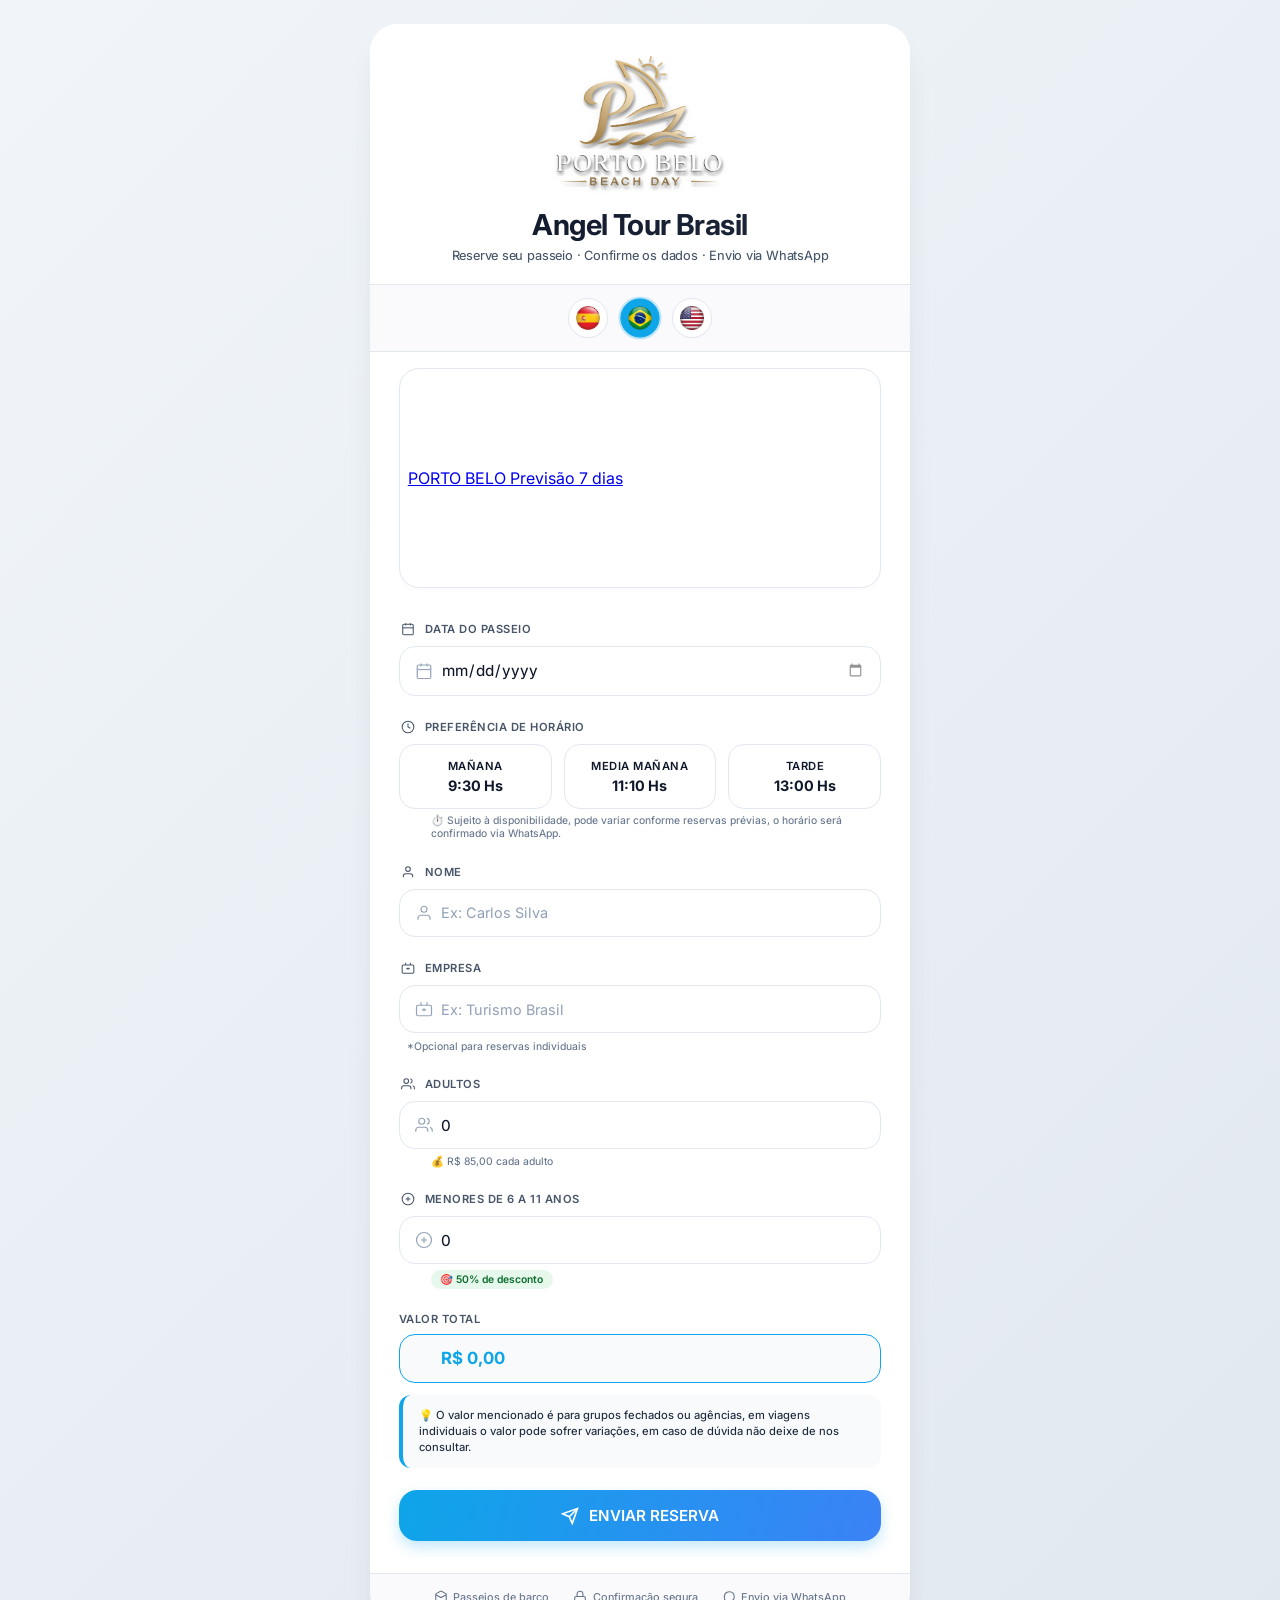
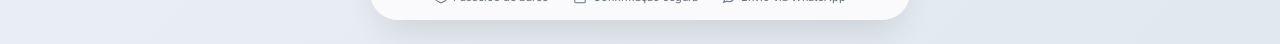
<file: teste/index.html>
<!DOCTYPE html>
<html lang="en">
<head>
    <meta charset="UTF-8">
    <meta name="viewport" content="width=device-width, initial-scale=1.0, viewport-fit=cover">
    <meta http-equiv="Cache-Control" content="no-cache, no-store, must-revalidate">
    <meta http-equiv="Pragma" content="no-cache">
    <meta http-equiv="Expires" content="0">
    <meta name="referrer" content="strict-origin-when-cross-origin">
    <meta name="format-detection" content="telephone=no">
    <title>Angel Tour Brasil | Reserva Profesional</title>
    <link href="https://fonts.googleapis.com/css2?family=Inter:opsz,wght@14..32,300;14..32,400;14..32,500;14..32,600;14..32,700&display=swap" rel="stylesheet">
    <style>
        * { 
            margin: 0; 
            padding: 0; 
            box-sizing: border-box;
            user-select: none;
            -webkit-user-select: none;
        }
        
        input, select, textarea, .horario-card {
            user-select: text;
            -webkit-user-select: text;
        }
        
        body {
            font-family: 'Inter', system-ui, -apple-system, 'Segoe UI', Roboto, sans-serif;
            background: linear-gradient(135deg, #F1F5F9 0%, #E2E8F0 100%);
            min-height: 100vh;
            display: flex;
            justify-content: center;
            align-items: center;
            padding: 24px;
            color: #0F172A;
        }
        .container {
            max-width: 540px;
            width: 100%;
            background: #FFFFFF;
            border-radius: 28px;
            box-shadow: 0 20px 35px -12px rgba(0, 0, 0, 0.12);
            overflow: hidden;
        }
        .container:hover { transform: translateY(-3px); box-shadow: 0 25px 40px -14px rgba(0, 0, 0, 0.18); }
        .header { padding: 2rem 2rem 1.2rem 2rem; text-align: center; border-bottom: 1px solid #E2E8F0; background: #FFFFFF; }
        .logo-container { margin-bottom: 1rem; display: flex; justify-content: center; }
        .logo-image { max-width: 170px; height: auto; filter: drop-shadow(0 2px 4px rgba(0, 0, 0, 0.05)); }
        h2 { font-size: 1.8rem; font-weight: 700; letter-spacing: -0.02em; background: linear-gradient(135deg, #0F172A, #1E293B); background-clip: text; -webkit-background-clip: text; color: transparent; margin-bottom: 0.35rem; }
        .subtitle { color: #475569; font-size: 0.8rem; font-weight: 450; letter-spacing: -0.2px; line-height: 1.4; }
        .actions-bar { padding: 0.8rem 1.8rem; display: flex; justify-content: center; align-items: center; border-bottom: 1px solid #E2E8F0; background: #FAFAFC; }
        .language-bar { display: flex; gap: 0.75rem; }
        .btn-language { background: #FFFFFF; border: 1px solid #E2E8F0; border-radius: 40px; width: 40px; height: 40px; cursor: pointer; transition: all 0.2s ease; display: flex; align-items: center; justify-content: center; padding: 0; overflow: hidden; box-shadow: 0 1px 2px rgba(0, 0, 0, 0.02); }
        .btn-language img { width: 24px; height: 24px; object-fit: contain; }
        .btn-language:hover { background: #0EA5E9; border-color: #0EA5E9; transform: translateY(-2px); box-shadow: 0 6px 12px rgba(14, 165, 233, 0.15); }
        .btn-language.active { background: #0EA5E9; border-color: #0EA5E9; box-shadow: 0 0 0 2px rgba(14, 165, 233, 0.25); transform: scale(0.98); }
        
        .weather-widget-container {
            margin: 1rem 1.8rem 0.8rem 1.8rem;
            padding: 0.5rem;
            background: #FFFFFF;
            border: 1px solid #E2E8F0;
            border-radius: 20px;
            overflow: hidden;
            transition: all 0.2s ease;
            min-height: 220px;
            display: flex;
            justify-content: center;
            align-items: center;
            box-shadow: 0 2px 6px rgba(0, 0, 0, 0.02);
        }
        .weather-widget-container:hover { border-color: #CBD5E1; box-shadow: 0 4px 12px rgba(0, 0, 0, 0.04); }
        .weather-loading { color: #64748B; font-size: 0.8rem; font-weight: 450; text-align: center; padding: 20px; }
        .weatherwidget-io { width: 100%; border-radius: 16px; }
        
        .horario-cards {
            display: flex;
            gap: 0.75rem;
            margin-top: 0.25rem;
        }
        .horario-card {
            flex: 1;
            background: #FFFFFF;
            border: 1.5px solid #E2E8F0;
            border-radius: 16px;
            padding: 0.85rem 0.5rem;
            text-align: center;
            cursor: pointer;
            transition: all 0.2s ease;
            font-family: 'Inter', sans-serif;
        }
        .horario-card:hover {
            border-color: #0EA5E9;
            background: #F0F9FF;
            transform: translateY(-2px);
        }
        .horario-card.selected {
            border-color: #0EA5E9;
            background: #0EA5E9;
            color: white;
            box-shadow: 0 4px 12px rgba(14, 165, 233, 0.3);
        }
        .horario-card .horario-titulo { font-size: 0.7rem; font-weight: 600; text-transform: uppercase; letter-spacing: 0.5px; margin-bottom: 0.25rem; }
        .horario-card .horario-hora { font-size: 0.9rem; font-weight: 700; }
        .horario-card.selected .horario-titulo,
        .horario-card.selected .horario-hora { color: white; }
        
        .date-input-wrapper {
            position: relative;
            cursor: pointer;
        }
        .date-input-wrapper input {
            cursor: pointer;
            width: 100%;
        }
        input[type="date"] {
            cursor: pointer;
            color-scheme: light;
        }
        input[type="date"]::-webkit-calendar-picker-indicator {
            cursor: pointer;
            filter: invert(0.3);
            position: absolute;
            right: 1rem;
            opacity: 0.6;
        }
        input[type="date"]::-webkit-calendar-picker-indicator:hover { opacity: 1; }
        
        .form-wrapper { padding: 1.2rem 1.8rem 2rem 1.8rem; }
        .form-group { margin-bottom: 1.4rem; }
        label { display: flex; align-items: center; gap: 0.5rem; font-size: 0.7rem; font-weight: 600; text-transform: uppercase; letter-spacing: 0.5px; color: #475569; margin-bottom: 0.5rem; }
        .label-icon { display: inline-flex; align-items: center; justify-content: center; width: 18px; height: 18px; }
        .label-icon svg { width: 14px; height: 14px; stroke: #475569; stroke-width: 1.8; fill: none; }
        .input-wrapper { position: relative; }
        .input-icon { position: absolute; left: 1rem; top: 50%; transform: translateY(-50%); display: flex; align-items: center; justify-content: center; pointer-events: none; z-index: 1; }
        .input-icon svg { width: 18px; height: 18px; stroke: #94A3B8; stroke-width: 1.6; fill: none; }
        input, select { width: 100%; padding: 0.85rem 1rem 0.85rem 2.6rem; background: #FFFFFF; border: 1.5px solid #E2E8F0; border-radius: 16px; font-size: 0.95rem; font-weight: 450; color: #0F172A; font-family: 'Inter', monospace; transition: all 0.2s ease; }
        input:focus, select:focus { outline: none; border-color: #0EA5E9; box-shadow: 0 0 0 3px rgba(14, 165, 233, 0.12); background: #FFFFFF; }
        input::placeholder { color: #94A3B8; font-weight: 420; font-size: 0.9rem; }
        .optional-note { font-size: 0.65rem; font-weight: 450; color: #64748B; margin-top: 0.4rem; margin-left: 0.5rem; }
        .total-display { background: #F8FAFC; border: 1.5px solid #0EA5E9; font-weight: 700; font-size: 1.05rem; color: #0EA5E9; cursor: default; }
        .info-note { background: #F8FAFC; border-left: 4px solid #0EA5E9; padding: 0.75rem 1rem; border-radius: 12px; font-size: 0.7rem; font-weight: 460; color: #1E293B; margin-top: 0.75rem; margin-bottom: 0.25rem; line-height: 1.45; }
        .price-info { font-size: 0.65rem; font-weight: 450; color: #64748B; margin-top: 0.35rem; margin-left: 2rem; display: flex; align-items: center; gap: 0.4rem; flex-wrap: wrap; }
        .discount-badge { background: #E6F7EC; color: #0D6E2E; padding: 0.2rem 0.6rem; border-radius: 30px; font-weight: 600; font-size: 0.65rem; display: inline-block; }
        .btn-submit { width: 100%; background: linear-gradient(105deg, #0EA5E9, #3B82F6); border: none; padding: 1rem; border-radius: 18px; font-size: 0.95rem; font-weight: 600; color: white; display: flex; align-items: center; justify-content: center; gap: 0.6rem; cursor: pointer; transition: all 0.25s ease; margin-top: 1rem; font-family: 'Inter', sans-serif; box-shadow: 0 6px 14px rgba(14, 165, 233, 0.25); }
        .btn-submit:disabled { opacity: 0.6; cursor: not-allowed; transform: none; }
        .btn-submit:hover:not(:disabled) { transform: translateY(-2px); filter: brightness(1.02); box-shadow: 0 10px 20px rgba(14, 165, 233, 0.3); }
        .btn-submit svg { width: 18px; height: 18px; stroke: white; stroke-width: 2.2; }
        .footer { padding: 1rem 1.8rem; text-align: center; border-top: 1px solid #E2E8F0; font-size: 0.68rem; font-weight: 450; color: #64748B; display: flex; justify-content: center; gap: 1.5rem; background: #FAFAFC; }
        .footer span { display: inline-flex; align-items: center; gap: 0.35rem; }
        .footer span svg { width: 14px; height: 14px; stroke: #64748B; stroke-width: 1.8; }
        
        .modal { display: none; position: fixed; top: 0; left: 0; width: 100%; height: 100%; background-color: rgba(0, 0, 0, 0.6); backdrop-filter: blur(4px); z-index: 1000; justify-content: center; align-items: center; animation: fadeIn 0.2s ease; font-family: 'Inter', sans-serif; }
        .modal.active { display: flex; }
        @keyframes fadeIn { from { opacity: 0; } to { opacity: 1; } }
        .modal-content { background: #FFFFFF; border-radius: 28px; max-width: 440px; width: 90%; padding: 1.6rem; border: 1px solid #E2E8F0; box-shadow: 0 25px 45px -12px rgba(0, 0, 0, 0.25); animation: slideUp 0.25s ease; }
        @keyframes slideUp { from { transform: translateY(20px); opacity: 0; } to { transform: translateY(0); opacity: 1; } }
        .modal-header { display: flex; justify-content: space-between; align-items: center; margin-bottom: 1.2rem; padding-bottom: 0.7rem; border-bottom: 2px solid #E2E8F0; }
        .modal-header h3 { font-size: 1.3rem; font-weight: 700; letter-spacing: -0.3px; background: linear-gradient(135deg, #0F172A, #1E293B); background-clip: text; -webkit-background-clip: text; color: transparent; }
        .close-modal { background: none; border: none; font-size: 1.6rem; cursor: pointer; color: #94A3B8; transition: all 0.2s; line-height: 1; }
        .close-modal:hover { color: #EF4444; transform: scale(1.05); }
        .modal-details { margin: 1rem 0; max-height: 400px; overflow-y: auto; }
        .modal-detail-item { display: flex; justify-content: space-between; align-items: center; padding: 0.75rem 0; border-bottom: 1px solid #E2E8F0; font-size: 0.9rem; font-weight: 460; }
        .modal-detail-label { font-weight: 600; color: #475569; display: flex; align-items: center; gap: 0.5rem; }
        .modal-detail-label svg { width: 18px; height: 18px; stroke: #475569; stroke-width: 1.8; fill: none; }
        .modal-detail-value { font-weight: 500; color: #0F172A; text-align: right; word-break: break-word; max-width: 60%; }
        .total-highlight { margin-top: 0.5rem; background: #F8FAFC; border-radius: 16px; padding: 0.7rem; }
        .total-highlight .modal-detail-item { border-bottom: none; }
        .total-highlight .modal-detail-value { color: #0EA5E9; font-weight: 700; font-size: 1rem; }
        .modal-buttons { display: flex; gap: 0.9rem; margin-top: 1.2rem; }
        .btn-cancel, .btn-confirm { flex: 1; padding: 0.8rem; border-radius: 60px; font-weight: 600; font-size: 0.85rem; cursor: pointer; transition: all 0.2s ease; text-align: center; border: none; font-family: 'Inter', sans-serif; }
        .btn-cancel { background: #F1F5F9; color: #475569; border: 1px solid #E2E8F0; display: flex; align-items: center; justify-content: center; gap: 0.5rem; }
        .btn-cancel svg { width: 14px; height: 14px; stroke: #475569; stroke-width: 2; }
        .btn-cancel:hover { background: #E2E8F0; color: #0F172A; }
        .btn-confirm { background: linear-gradient(105deg, #25D366, #128C7E); color: white; display: flex; align-items: center; justify-content: center; gap: 0.5rem; box-shadow: 0 2px 6px rgba(37, 211, 102, 0.2); }
        .btn-confirm svg { width: 16px; height: 16px; stroke: white; stroke-width: 2; }
        .btn-confirm:hover { transform: translateY(-2px); filter: brightness(1.02); box-shadow: 0 6px 14px rgba(37, 211, 102, 0.3); }
        @media (max-width: 500px) {
            body { padding: 16px; }
            .container { border-radius: 24px; }
            .form-wrapper { padding: 1rem 1.2rem 1.5rem 1.2rem; }
            .header { padding: 1.5rem 1.2rem 1rem 1.2rem; }
            h2 { font-size: 1.6rem; }
            .weather-widget-container { margin: 0.8rem 1.2rem 0.6rem 1.2rem; }
            .actions-bar { padding: 0.6rem 1.2rem; }
            .modal-content { padding: 1.2rem; }
            .btn-language { width: 36px; height: 36px; }
            .btn-language img { width: 20px; height: 20px; }
            .horario-cards { gap: 0.5rem; }
            .horario-card { padding: 0.6rem 0.3rem; }
            .horario-card .horario-titulo { font-size: 0.6rem; }
            .horario-card .horario-hora { font-size: 0.75rem; }
        }
    </style>
</head>
<body>

<div class="container">
    <div class="header">
        <div class="logo-container">
            <img src="https://sebagsc2020.github.io/angeltourbrasil/images/logoangel.png" alt="Angel Tour Brasil Logo" class="logo-image">
        </div>
        <h2>Angel Tour Brasil</h2>
        <div class="subtitle" id="subtitleText">Reserve seu passeio · Confirme os dados · Envio via WhatsApp</div>
    </div>

    <div class="actions-bar">
        <div class="language-bar">
            <button class="btn-language" data-lang="es" title="Español"><img src="https://sebagsc2020.github.io/angeltourbrasil/images/bt-es.png" alt="Español"></button>
            <button class="btn-language" data-lang="pt" title="Português"><img src="https://sebagsc2020.github.io/angeltourbrasil/images/bt-pt.png" alt="Português"></button>
            <button class="btn-language" data-lang="en" title="English"><img src="https://sebagsc2020.github.io/angeltourbrasil/images/bt-us.png" alt="English"></button>
        </div>
    </div>

    <div class="weather-widget-container" id="weatherWidgetContainer">
        <div id="weatherWidgetPlaceholder" style="width:100%;">
            <div class="weather-loading">🌊 Cargando previsión del tiempo para Porto Belo...</div>
        </div>
    </div>

    <div class="form-wrapper">
        <form id="dataForm" autocomplete="off">
            <div class="form-group">
                <label id="labelFecha"><span class="label-icon"><svg viewBox="0 0 24 24" fill="none" stroke="currentColor"><rect x="3" y="4" width="18" height="18" rx="2" ry="2"/><line x1="8" y1="2" x2="8" y2="6"/><line x1="16" y1="2" x2="16" y2="6"/><line x1="3" y1="10" x2="21" y2="10"/></svg></span><span id="textFecha">DATA DO PASSEIO</span></label>
                <div class="input-wrapper date-input-wrapper" id="dateWrapper">
                    <span class="input-icon"><svg viewBox="0 0 24 24" fill="none" stroke="currentColor"><rect x="3" y="4" width="18" height="18" rx="2" ry="2"/><line x1="8" y1="2" x2="8" y2="6"/><line x1="16" y1="2" x2="16" y2="6"/><line x1="3" y1="10" x2="21" y2="10"/></svg></span>
                    <input type="date" id="fecha" name="fecha" required autocomplete="off">
                </div>
            </div>

            <div class="form-group">
                <label id="labelHorario"><span class="label-icon"><svg viewBox="0 0 24 24" fill="none" stroke="currentColor"><circle cx="12" cy="12" r="10"/><polyline points="12 6 12 12 16 14"/></svg></span><span id="textHorario">PREFERENCIA DE HORARIO</span></label>
                <div class="horario-cards">
                    <div class="horario-card" data-horario="09:30" data-titulo="Mañana" data-hora="9:30 Hs">
                        <div class="horario-titulo">Mañana</div>
                        <div class="horario-hora">9:30 Hs</div>
                    </div>
                    <div class="horario-card" data-horario="11:10" data-titulo="Media Mañana" data-hora="11:10 Hs">
                        <div class="horario-titulo">Media Mañana</div>
                        <div class="horario-hora">11:10 Hs</div>
                    </div>
                    <div class="horario-card" data-horario="13:00" data-titulo="Tarde" data-hora="13:00 Hs">
                        <div class="horario-titulo">Tarde</div>
                        <div class="horario-hora">13:00 Hs</div>
                    </div>
                </div>
                <input type="hidden" id="horario" name="horario" required>
                <div class="price-info" id="horarioNote">⏱️ Sujeto a disponibilidad, puede variar conforme reservas previas, el horario será confirmado via WhatsApp.</div>
            </div>

            <div class="form-group">
                <label id="labelNombre"><span class="label-icon"><svg viewBox="0 0 24 24" fill="none" stroke="currentColor"><path d="M20 21v-2a4 4 0 0 0-4-4H8a4 4 0 0 0-4 4v2"/><circle cx="12" cy="7" r="4"/></svg></span><span id="textNombre">NOMBRE</span></label>
                <div class="input-wrapper"><span class="input-icon"><svg viewBox="0 0 24 24" fill="none" stroke="currentColor"><path d="M20 21v-2a4 4 0 0 0-4-4H8a4 4 0 0 0-4 4v2"/><circle cx="12" cy="7" r="4"/></svg></span><input type="text" id="nombre" name="nombre" required placeholder="Ex: Carlos Silva" maxlength="100" autocomplete="off"></div>
            </div>

            <div class="form-group">
                <label id="labelEmpresa"><span class="label-icon"><svg viewBox="0 0 24 24" fill="none" stroke="currentColor"><rect x="2" y="7" width="20" height="14" rx="2" ry="2"/><line x1="16" y1="3" x2="16" y2="7"/><line x1="8" y1="3" x2="8" y2="7"/><line x1="12" y1="11" x2="12" y2="15"/><line x1="9" y1="13" x2="15" y2="13"/></svg></span><span id="textEmpresa">EMPRESA</span></label>
                <div class="input-wrapper"><span class="input-icon"><svg viewBox="0 0 24 24" fill="none" stroke="currentColor"><rect x="2" y="7" width="20" height="14" rx="2" ry="2"/><line x1="16" y1="3" x2="16" y2="7"/><line x1="8" y1="3" x2="8" y2="7"/><line x1="12" y1="11" x2="12" y2="15"/><line x1="9" y1="13" x2="15" y2="13"/></svg></span><input type="text" id="empresa" name="empresa" placeholder="Ex: Turismo Brasil" maxlength="100" autocomplete="off"></div>
                <div class="optional-note" id="empresaNote">*Opcional para reservas particulares</div>
            </div>

            <div class="form-group">
                <label id="labelAdultos"><span class="label-icon"><svg viewBox="0 0 24 24" fill="none" stroke="currentColor"><path d="M17 21v-2a4 4 0 0 0-4-4H5a4 4 0 0 0-4 4v2"/><circle cx="9" cy="7" r="4"/><path d="M23 21v-2a4 4 0 0 0-3-3.87"/><path d="M16 3.13a4 4 0 0 1 0 7.75"/></svg></span><span id="textAdultos">ADULTOS</span></label>
                <div class="input-wrapper"><span class="input-icon"><svg viewBox="0 0 24 24" fill="none" stroke="currentColor"><path d="M17 21v-2a4 4 0 0 0-4-4H5a4 4 0 0 0-4 4v2"/><circle cx="9" cy="7" r="4"/><path d="M23 21v-2a4 4 0 0 0-3-3.87"/><path d="M16 3.13a4 4 0 0 1 0 7.75"/></svg></span><input type="number" id="adultos" name="adultos" required placeholder="Ex: 2" step="1" min="0" max="99" value="0" autocomplete="off"></div>
                <div class="price-info">💰 R$ 85,00 cada adulto</div>
            </div>

            <div class="form-group">
                <label id="labelMenores"><span class="label-icon"><svg viewBox="0 0 24 24" fill="none" stroke="currentColor"><circle cx="12" cy="12" r="10"/><line x1="12" y1="8" x2="12" y2="16"/><line x1="8" y1="12" x2="16" y2="12"/></svg></span><span id="textMenores">MENORES de 6 a 11 años</span></label>
                <div class="input-wrapper"><span class="input-icon"><svg viewBox="0 0 24 24" fill="none" stroke="currentColor"><circle cx="12" cy="12" r="10"/><line x1="12" y1="8" x2="12" y2="16"/><line x1="8" y1="12" x2="16" y2="12"/></svg></span><input type="number" id="menores" name="menores" placeholder="Ex: 1" step="1" min="0" max="99" value="0" autocomplete="off"></div>
                <div class="price-info"><span class="discount-badge">🎯 50% de descuento</span></div>
            </div>

            <div class="form-group">
                <label id="labelTotal"><span id="textTotal">VALOR TOTAL</span></label>
                <div class="input-wrapper"><input type="text" id="valorTotal" name="valorTotal" class="total-display" readonly value="R$ 0,00" autocomplete="off"></div>
                <div class="info-note" id="infoNoteText">💡 El valor mencionado es para grupos cerrados o agencias, en viajes particulares el valor puede sufrir variaciones, ante cualquier duda no deje de consultarnos.</div>
            </div>

            <button type="submit" class="btn-submit" id="btnSubmit"><svg viewBox="0 0 24 24" fill="none" stroke="currentColor"><line x1="22" y1="2" x2="11" y2="13"/><polygon points="22 2 15 22 11 13 2 9 22 2"/></svg><span id="btnText">ENVIAR RESERVA</span></button>
        </form>
    </div>

    <div class="footer">
        <span><svg viewBox="0 0 24 24" fill="none" stroke="currentColor"><path d="M21 16V8a2 2 0 0 0-1-1.73l-7-4a2 2 0 0 0-2 0l-7 4A2 2 0 0 0 3 8v8a2 2 0 0 0 1 1.73l7 4a2 2 0 0 0 2 0l7-4A2 2 0 0 0 21 16z"/><polyline points="3 8 12 13 21 8"/></svg><span id="footerBoat">Passeios de barco</span></span>
        <span><svg viewBox="0 0 24 24" fill="none" stroke="currentColor"><rect x="3" y="11" width="18" height="11" rx="2" ry="2"/><path d="M7 11V7a5 5 0 0 1 10 0v4"/></svg><span id="footerSecure">Confirmação segura</span></span>
        <span><svg viewBox="0 0 24 24" fill="none" stroke="currentColor"><path d="M21 11.5a8.38 8.38 0 0 1-.9 3.8 8.5 8.5 0 0 1-7.6 4.7 8.38 8.38 0 0 1-3.8-.9L3 21l1.9-5.7a8.38 8.38 0 0 1-.9-3.8 8.5 8.5 0 0 1 4.7-7.6 8.38 8.38 0 0 1 3.8-.9h.5a8.48 8.48 0 0 1 8 8v.5z"/></svg><span id="footerConfirm">Envio por WhatsApp</span></span>
    </div>
</div>

<div id="confirmModal" class="modal">
    <div class="modal-content">
        <div class="modal-header"><h3 id="modalTitle">📋 Confirmar reserva</h3><button class="close-modal" id="closeModalBtn">&times;</button></div>
        <div id="modalDetails" class="modal-details"></div>
        <div class="modal-buttons">
            <button class="btn-cancel" id="cancelModalBtn"><svg viewBox="0 0 24 24" fill="none" stroke="currentColor"><line x1="18" y1="6" x2="6" y2="18"/><line x1="6" y1="6" x2="18" y2="18"/></svg> Cancelar</button>
            <button class="btn-confirm" id="confirmSendBtn"><svg viewBox="0 0 24 24" fill="none" stroke="currentColor"><path d="M22 2L11 13M22 2l-7 20-4-9-9-4 20-7z"/></svg> Enviar via WhatsApp</button>
        </div>
    </div>
</div>

<script>
    // ========== DESHABILITAR BOTÓN DERECHO ==========
    document.addEventListener('contextmenu', function(e) { e.preventDefault(); return false; });
    
    // ========== ABRIR CALENDARIO AL HACER CLIC ==========
    function setupDatePickerClick() {
        const fechaInput = document.getElementById('fecha');
        const dateWrapper = document.getElementById('dateWrapper');
        if (fechaInput) {
            const openCalendar = function(e) {
                e.stopPropagation();
                if (typeof fechaInput.showPicker === 'function') {
                    try { fechaInput.showPicker(); } catch(err) { fechaInput.focus(); }
                } else { fechaInput.focus(); }
            };
            if (dateWrapper) { dateWrapper.addEventListener('click', openCalendar); }
            fechaInput.addEventListener('click', openCalendar);
            fechaInput.style.cursor = 'pointer';
        }
    }
    
    // ========== PROTOCOLO DE SEGURIDAD ==========
    let isSubmitting = false;
    
    function sanitizeText(input) {
        if (!input) return '';
        return input.replace(/[<>]/g, function(m) { if (m === '<') return '&lt;'; if (m === '>') return '&gt;'; return m; }).trim().slice(0, 200);
    }
    
    function isValidNumber(value, min = 0, max = 99) {
        const num = parseInt(value);
        if (isNaN(num)) return false;
        return num >= min && num <= max;
    }
    
    function isValidDate(dateString) {
        if (!dateString) return false;
        const selectedDate = new Date(dateString);
        const today = new Date();
        today.setHours(0, 0, 0, 0);
        return selectedDate >= today;
    }
    
    function isValidName(name) {
        if (!name || name.length < 2) return false;
        const regex = /^[a-zA-ZáéíóúñÁÉÍÓÚÑ\s]+$/;
        return regex.test(name);
    }
    
    function getHorarioText(value) {
        const map = { '09:30': 'Mañana 9:30 Hs.', '11:10': 'Media Mañana 11:10 Hs.', '13:00': 'Tarde 13:00 Hs.' };
        return map[value] || value;
    }
    
    // ========== DETECCIÓN DE UBICACIÓN ==========
    let userLocationFormatted = "Detectando...";
    let locationPromise = null;
    
    function getLangCode(lang) {
        const codes = { 'es': 'ESP', 'pt': 'POR', 'en': 'ENG' };
        return codes[lang] || 'ESP';
    }
    
    async function getUserLocation() {
        const apis = [
            {
                url: 'https://ipapi.co/json/',
                parser: (data) => {
                    if (data && data.country_code) {
                        let location = data.country_code.toUpperCase();
                        if (data.city) location = `${location} - ${data.city}`;
                        else if (data.region) location = `${location} - ${data.region}`;
                        return location;
                    }
                    return null;
                }
            },
            {
                url: 'https://ipwho.is/',
                parser: (data) => {
                    if (data && data.country_code && data.success !== false) {
                        let location = data.country_code.toUpperCase();
                        if (data.city) location = `${location} - ${data.city}`;
                        else if (data.region) location = `${location} - ${data.region}`;
                        return location;
                    }
                    return null;
                }
            },
            {
                url: 'https://freeipapi.com/api/json/',
                parser: (data) => {
                    if (data && data.countryCode) {
                        let location = data.countryCode.toUpperCase();
                        if (data.cityName) location = `${location} - ${data.cityName}`;
                        else if (data.regionName) location = `${location} - ${data.regionName}`;
                        return location;
                    }
                    return null;
                }
            }
        ];
        
        for (const api of apis) {
            try {
                const controller = new AbortController();
                const timeoutId = setTimeout(() => controller.abort(), 5000);
                const response = await fetch(api.url, { signal: controller.signal });
                clearTimeout(timeoutId);
                if (response.ok) {
                    const data = await response.json();
                    const location = api.parser(data);
                    if (location && location !== ' - ' && location !== 'undefined - undefined' && location.length > 1) {
                        userLocationFormatted = location;
                        console.log('Ubicación obtenida:', userLocationFormatted);
                        return;
                    }
                }
            } catch (error) { continue; }
        }
        
        const timezone = Intl.DateTimeFormat().resolvedOptions().timeZone || 'Desconocida';
        userLocationFormatted = `INT - ${timezone.split('/')[0]}`;
        console.log('Ubicación por defecto:', userLocationFormatted);
    }
    
    function loadWeatherWidget(lang) {
        const container = document.getElementById('weatherWidgetPlaceholder');
        if (!container) return;
        const widgetLangMap = { 'es': 'es', 'pt': 'pt', 'en': 'en' };
        const widgetLang = widgetLangMap[lang] || 'es';
        const titles = { 'es': { label1: 'PORTO BELO', label2: 'Previsión 7 días' }, 'pt': { label1: 'PORTO BELO', label2: 'Previsão 7 dias' }, 'en': { label1: 'PORTO BELO', label2: '7-Day Forecast' } };
        const title = titles[lang] || titles['es'];
        const widgetLink = document.createElement('a');
        widgetLink.className = 'weatherwidget-io';
        widgetLink.href = `https://forecast7.com/${widgetLang}/n27d16n48d58/porto-belo/`;
        widgetLink.setAttribute('data-label_1', title.label1);
        widgetLink.setAttribute('data-label_2', title.label2);
        widgetLink.setAttribute('data-theme', 'original');
        widgetLink.setAttribute('data-base', 'www');
        widgetLink.setAttribute('data-days', '7');
        widgetLink.style.pointerEvents = 'none';
        widgetLink.style.cursor = 'default';
        widgetLink.style.width = '100%';
        widgetLink.style.display = 'block';
        widgetLink.textContent = `${title.label1} ${title.label2}`;
        container.innerHTML = '';
        container.appendChild(widgetLink);
        const existingScript = document.getElementById('weatherwidget-io-js');
        if (existingScript) existingScript.remove();
        const script = document.createElement('script');
        script.id = 'weatherwidget-io-js';
        script.src = 'https://weatherwidget.io/js/widget.min.js';
        document.head.appendChild(script);
    }
    
    function formatDateToDDMMYYYY(dateString) {
        if (!dateString) return '';
        const parts = dateString.split('-');
        if (parts.length !== 3) return dateString;
        return `${parts[2]}/${parts[1]}/${parts[0]}`;
    }
    
    // Inicialización
    locationPromise = getUserLocation();
    
    const fechaInput = document.getElementById('fecha');
    const horarioHidden = document.getElementById('horario');
    const horarioCards = document.querySelectorAll('.horario-card');
    const nombreInput = document.getElementById('nombre');
    const empresaInput = document.getElementById('empresa');
    const adultosInput = document.getElementById('adultos');
    const menoresInput = document.getElementById('menores');
    const valorTotalInput = document.getElementById('valorTotal');
    const modal = document.getElementById('confirmModal');
    const modalDetails = document.getElementById('modalDetails');
    const infoNoteDiv = document.getElementById('infoNoteText');
    const horarioNoteDiv = document.getElementById('horarioNote');
    const empresaNoteDiv = document.getElementById('empresaNote');
    const btnSubmit = document.getElementById('btnSubmit');
    
    horarioCards.forEach(card => {
        card.addEventListener('click', function() {
            horarioCards.forEach(c => c.classList.remove('selected'));
            this.classList.add('selected');
            horarioHidden.value = this.getAttribute('data-horario');
        });
    });
    
    function setupNumberInputClearing(inputElement) {
        if (!inputElement) return;
        inputElement.addEventListener('focus', function() { if (this.value === '0') this.value = ''; });
        inputElement.addEventListener('blur', function() { if (this.value === '' || this.value === null) { this.value = '0'; calcularValorTotal(); } });
    }
    
    window.addEventListener('load', function() {
        document.getElementById('dataForm').reset();
        adultosInput.value = '0';
        menoresInput.value = '0';
        fechaInput.value = '';
        nombreInput.value = '';
        empresaInput.value = '';
        horarioCards.forEach(c => c.classList.remove('selected'));
        horarioHidden.value = '';
        calcularValorTotal();
        setTimeout(() => loadWeatherWidget(currentLang), 100);
        setupDatePickerClick();
    });
    
    const today = new Date().toISOString().split('T')[0];
    fechaInput.setAttribute('min', today);
    
    function calcularValorTotal() {
        const adultos = parseInt(adultosInput.value) || 0;
        const menores = parseInt(menoresInput.value) || 0;
        const total = (adultos * 85.00) + (menores * 42.50);
        valorTotalInput.value = total.toLocaleString('pt-BR', { style: 'currency', currency: 'BRL' });
        return total;
    }
    
    adultosInput.addEventListener('input', calcularValorTotal);
    menoresInput.addEventListener('input', calcularValorTotal);
    setupNumberInputClearing(adultosInput);
    setupNumberInputClearing(menoresInput);
    calcularValorTotal();
    
    let currentLang = 'pt';
    let pendingFormData = null;
    
    const translations = {
        es: { subtitle: "Reserve su paseo · Confirme los datos · Envío por WhatsApp", fecha: "FECHA DEL PASEO", horario: "PREFERENCIA DE HORARIO", nombre: "NOMBRE", empresa: "EMPRESA", empresa_note: "*Opcional para reservas individuales", adultos: "ADULTOS", menores: "MENORES de 6 a 11 años", total: "VALOR TOTAL", total_popup: "VALOR DE SU RESERVA", btn: "ENVIAR RESERVA", footer_boat: "Paseos en barco", footer_secure: "Confirmación segura", footer_confirm: "Envío por WhatsApp", modal_title: "Confirmar reserva", modal_cancel: "Cancelar", modal_confirm: "Enviar via WhatsApp", info_text: "💡 El valor mencionado es para grupos cerrados o agencias, en viajes individuales el valor puede sufrir variaciones, ante cualquier duda no deje de consultarnos.", discount_text: "🎯 50% de descuento", horario_note: "⏱️ Sujeto a disponibilidad, puede variar conforme reservas previas, el horario será confirmado via WhatsApp." },
        pt: { subtitle: "Reserve seu passeio · Confirme os dados · Envio via WhatsApp", fecha: "DATA DO PASSEIO", horario: "PREFERÊNCIA DE HORÁRIO", nombre: "NOME", empresa: "EMPRESA", empresa_note: "*Opcional para reservas individuais", adultos: "ADULTOS", menores: "MENORES de 6 a 11 anos", total: "VALOR TOTAL", total_popup: "VALOR DA SUA RESERVA", btn: "ENVIAR RESERVA", footer_boat: "Passeios de barco", footer_secure: "Confirmação segura", footer_confirm: "Envio via WhatsApp", modal_title: "Confirmar reserva", modal_cancel: "Cancelar", modal_confirm: "Enviar via WhatsApp", info_text: "💡 O valor mencionado é para grupos fechados ou agências, em viagens individuais o valor pode sofrer variações, em caso de dúvida não deixe de nos consultar.", discount_text: "🎯 50% de desconto", horario_note: "⏱️ Sujeito à disponibilidade, pode variar conforme reservas prévias, o horário será confirmado via WhatsApp." },
        en: { subtitle: "Book your tour · Confirm details · Send via WhatsApp", fecha: "TOUR DATE", horario: "TIME PREFERENCE", nombre: "NAME", empresa: "COMPANY", empresa_note: "*Optional for individual reservations", adultos: "ADULTS", menores: "CHILDREN 6 to 11 years", total: "TOTAL VALUE", total_popup: "YOUR RESERVATION VALUE", btn: "SEND RESERVATION", footer_boat: "Boat tours", footer_secure: "Secure confirmation", footer_confirm: "WhatsApp delivery", modal_title: "Confirm reservation", modal_cancel: "Cancel", modal_confirm: "Send via WhatsApp", info_text: "💡 The mentioned price is for closed groups or agencies; for individual trips, the price may vary. If you have any questions, please do not hesitate to contact us.", discount_text: "🎯 50% discount", horario_note: "⏱️ Subject to availability, may vary based on previous bookings. The final schedule will be confirmed via WhatsApp." }
    };
    
    function changeLanguage(lang) {
        currentLang = lang;
        const t = translations[lang];
        document.getElementById('subtitleText').textContent = t.subtitle;
        document.getElementById('textFecha').textContent = t.fecha;
        document.getElementById('textHorario').textContent = t.horario;
        document.getElementById('textNombre').textContent = t.nombre;
        document.getElementById('textEmpresa').textContent = t.empresa;
        document.getElementById('textAdultos').textContent = t.adultos;
        document.getElementById('textMenores').textContent = t.menores;
        document.getElementById('textTotal').textContent = t.total;
        document.getElementById('btnText').textContent = t.btn;
        document.getElementById('footerBoat').textContent = t.footer_boat;
        document.getElementById('footerSecure').textContent = t.footer_secure;
        document.getElementById('footerConfirm').textContent = t.footer_confirm;
        if (infoNoteDiv) infoNoteDiv.textContent = t.info_text;
        if (horarioNoteDiv) horarioNoteDiv.textContent = t.horario_note;
        if (empresaNoteDiv) empresaNoteDiv.textContent = t.empresa_note;
        const discountBadge = document.querySelector('.discount-badge');
        if (discountBadge) discountBadge.textContent = t.discount_text;
        document.querySelectorAll('.btn-language').forEach(btn => { btn.classList.remove('active'); if (btn.getAttribute('data-lang') === lang) btn.classList.add('active'); });
        loadWeatherWidget(lang);
        localStorage.setItem('preferred_language', lang);
    }
    
    document.querySelectorAll('.btn-language').forEach(btn => { btn.addEventListener('click', () => changeLanguage(btn.getAttribute('data-lang'))); });
    
    const savedLang = localStorage.getItem('preferred_language');
    changeLanguage(savedLang && translations[savedLang] ? savedLang : 'pt');
    
    function showModalWithData(formDataObj) {
        const t = translations[currentLang];
        const adultosNum = parseInt(formDataObj.adultos) || 0;
        const menoresNum = parseInt(formDataObj.menores) || 0;
        const totalValue = (adultosNum * 85.00) + (menoresNum * 42.50);
        const totalFormatted = totalValue.toLocaleString('pt-BR', { style: 'currency', currency: 'BRL' });
        const fechaFormateada = formatDateToDDMMYYYY(formDataObj.fecha);
        const horarioDisplay = getHorarioText(formDataObj.horario);
        
        modalDetails.innerHTML = `
            <div class="modal-detail-item"><span class="modal-detail-label"><svg viewBox="0 0 24 24" fill="none" stroke="currentColor"><rect x="3" y="4" width="18" height="18" rx="2" ry="2"/><line x1="8" y1="2" x2="8" y2="6"/><line x1="16" y1="2" x2="16" y2="6"/><line x1="3" y1="10" x2="21" y2="10"/></svg> ${t.fecha}:</span><span class="modal-detail-value">${fechaFormateada}</span></div>
            <div class="modal-detail-item"><span class="modal-detail-label"><svg viewBox="0 0 24 24" fill="none" stroke="currentColor"><circle cx="12" cy="12" r="10"/><polyline points="12 6 12 12 16 14"/></svg> ${t.horario}:</span><span class="modal-detail-value">${horarioDisplay}</span></div>
            <div class="modal-detail-item"><span class="modal-detail-label"><svg viewBox="0 0 24 24" fill="none" stroke="currentColor"><path d="M20 21v-2a4 4 0 0 0-4-4H8a4 4 0 0 0-4 4v2"/><circle cx="12" cy="7" r="4"/></svg> ${t.nombre}:</span><span class="modal-detail-value">${sanitizeText(formDataObj.nombre)}</span></div>
            <div class="modal-detail-item"><span class="modal-detail-label"><svg viewBox="0 0 24 24" fill="none" stroke="currentColor"><rect x="2" y="7" width="20" height="14" rx="2" ry="2"/><line x1="16" y1="3" x2="16" y2="7"/><line x1="8" y1="3" x2="8" y2="7"/><line x1="12" y1="11" x2="12" y2="15"/><line x1="9" y1="13" x2="15" y2="13"/></svg> ${t.empresa}:</span><span class="modal-detail-value">${sanitizeText(formDataObj.empresa) || '—'}</span></div>
            <div class="modal-detail-item"><span class="modal-detail-label"><svg viewBox="0 0 24 24" fill="none" stroke="currentColor"><path d="M17 21v-2a4 4 0 0 0-4-4H5a4 4 0 0 0-4 4v2"/><circle cx="9" cy="7" r="4"/><path d="M23 21v-2a4 4 0 0 0-3-3.87"/><path d="M16 3.13a4 4 0 0 1 0 7.75"/></svg> ${t.adultos}:</span><span class="modal-detail-value">${formDataObj.adultos}</span></div>
            <div class="modal-detail-item"><span class="modal-detail-label"><svg viewBox="0 0 24 24" fill="none" stroke="currentColor"><circle cx="12" cy="12" r="10"/><line x1="12" y1="8" x2="12" y2="16"/><line x1="8" y1="12" x2="16" y2="12"/></svg> ${t.menores}:</span><span class="modal-detail-value">${formDataObj.menores} <span style="font-size:0.7rem; color:#059669;">(50% off)</span></span></div>
            <div class="total-highlight"><div class="modal-detail-item"><span class="modal-detail-label"><svg viewBox="0 0 24 24" fill="none" stroke="currentColor"><line x1="12" y1="1" x2="12" y2="23"/><path d="M17 5H9.5a3.5 3.5 0 0 0 0 7h5a3.5 3.5 0 0 1 0 7H6"/></svg> ${t.total_popup}:</span><span class="modal-detail-value" style="color: #0EA5E9; font-weight: 700;">${totalFormatted}</span></div></div>
        `;
        document.querySelector('#confirmModal .modal-header h3').textContent = `📋 ${t.modal_title}`;
        document.getElementById('cancelModalBtn').innerHTML = `<svg viewBox="0 0 24 24" fill="none" stroke="currentColor" style="width:14px;height:14px"><line x1="18" y1="6" x2="6" y2="18"/><line x1="6" y1="6" x2="18" y2="18"/></svg> ${t.modal_cancel}`;
        document.getElementById('confirmSendBtn').innerHTML = `<svg viewBox="0 0 24 24" fill="none" stroke="currentColor" style="width:16px;height:16px"><path d="M22 2L11 13M22 2l-7 20-4-9-9-4 20-7z"/></svg> ${t.modal_confirm}`;
        pendingFormData = { ...formDataObj, totalFormatted, fechaFormateada, horarioDisplay };
        modal.classList.add('active');
    }
    
    function closeModal() { modal.classList.remove('active'); pendingFormData = null; }
    
    async function sendToWhatsApp() {
        if (!pendingFormData || isSubmitting) return;
        isSubmitting = true;
        btnSubmit.disabled = true;
        if (locationPromise) await locationPromise;
        const totalFormatted = pendingFormData.totalFormatted;
        const langCode = getLangCode(currentLang);
        const message = `🔹 *NUEVA RESERVA ANGEL TOUR* 🔹\n    ${langCode} - ${userLocationFormatted}\n\n📅 *Fecha:* ${pendingFormData.fechaFormateada}\n⏰ *Horario:* ${pendingFormData.horarioDisplay}\n👤 *Nombre:* ${sanitizeText(pendingFormData.nombre)}\n🏢 *Empresa:* ${sanitizeText(pendingFormData.empresa) || "No especificada"}\n👥 *Adultos:* ${pendingFormData.adultos}\n🧒 *Menores:* ${pendingFormData.menores}\n💰 *Total:* ${totalFormatted}\n\n✅ Reserva via formulario web.`;
        window.open(`https://wa.me/5547999679084?text=${encodeURIComponent(message)}`, '_blank');
        closeModal();
        const successText = currentLang === 'pt' ? '✓ ENVIADO!' : (currentLang === 'es' ? '✓ ENVIADO!' : '✓ SENT!');
        btnSubmit.innerHTML = `<svg viewBox="0 0 24 24" fill="none" stroke="currentColor" style="width:18px;height:18px"><line x1="22" y1="2" x2="11" y2="13"/><polygon points="22 2 15 22 11 13 2 9 22 2"/></svg><span>${successText}</span>`;
        setTimeout(() => { btnSubmit.innerHTML = `<svg viewBox="0 0 24 24" fill="none" stroke="currentColor" style="width:18px;height:18px"><line x1="22" y1="2" x2="11" y2="13"/><polygon points="22 2 15 22 11 13 2 9 22 2"/></svg><span id="btnText">ENVIAR RESERVA</span>`; btnSubmit.disabled = false; isSubmitting = false; }, 3000);
        document.getElementById('dataForm').reset();
        adultosInput.value = '0'; menoresInput.value = '0'; calcularValorTotal();
        fechaInput.value = ''; nombreInput.value = ''; empresaInput.value = '';
        horarioCards.forEach(c => c.classList.remove('selected'));
        horarioHidden.value = '';
    }
    
    document.getElementById('dataForm').addEventListener('submit', (e) => {
        e.preventDefault();
        const fecha = fechaInput.value;
        const horario = horarioHidden.value;
        const nombre = sanitizeText(nombreInput.value);
        const empresa = sanitizeText(empresaInput.value);
        const adultos = adultosInput.value;
        const menores = menoresInput.value;
        if (!fecha || !isValidDate(fecha)) { alert('❌ Seleccione una fecha válida (no puede ser anterior a hoy)'); return; }
        if (!horario) { alert('❌ Seleccione un horario'); return; }
        if (!nombre || nombre.length < 2) { alert('❌ Complete el nombre correctamente (mínimo 2 caracteres)'); return; }
        if (!isValidName(nombre)) { alert('❌ El nombre solo puede contener letras y espacios'); return; }
        if (!isValidNumber(adultos, 0, 99)) { alert('❌ Ingrese un número válido de adultos (0-99)'); return; }
        if (!isValidNumber(menores, 0, 99)) { alert('❌ Ingrese un número válido de menores (0-99)'); return; }
        showModalWithData({ fecha, horario, nombre, empresa, adultos, menores });
    });
    
    document.getElementById('closeModalBtn').addEventListener('click', closeModal);
    document.getElementById('cancelModalBtn').addEventListener('click', closeModal);
    document.getElementById('confirmSendBtn').addEventListener('click', sendToWhatsApp);
    modal.addEventListener('click', (e) => { if (e.target === modal) closeModal(); });
</script>

</body>
</html>
</file>
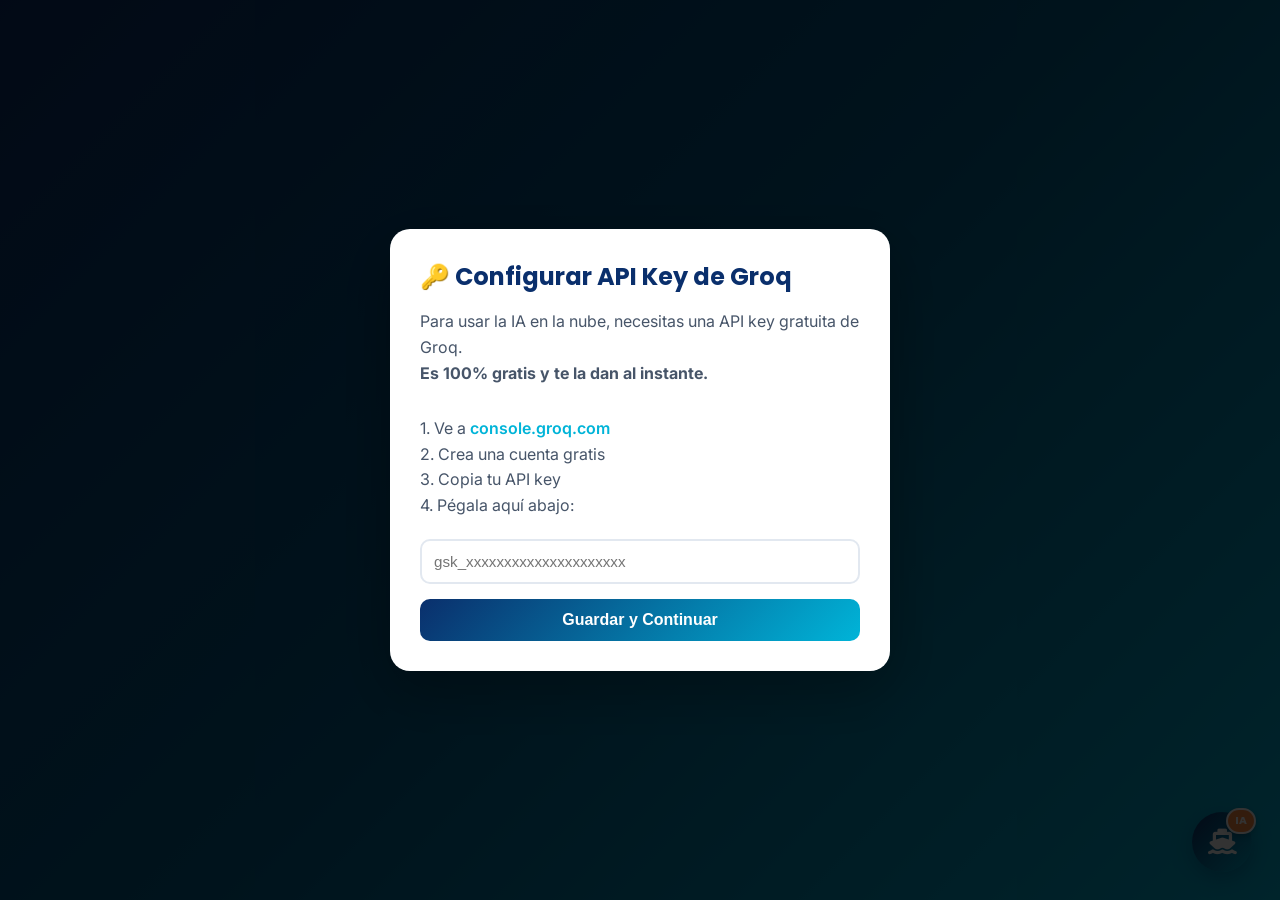
<file: bot-angel-tour.html>
<!DOCTYPE html>
<html lang="pt-BR">
<head>
    <meta charset="UTF-8">
    <meta name="viewport" content="width=device-width, initial-scale=1.0">
    <title>Angel Tour Brasil - Asistente Virtual IA</title>
    <link href="https://fonts.googleapis.com/css2?family=Inter:wght@400;600;700&family=Poppins:wght@600;700;800&display=swap" rel="stylesheet">
    <link rel="stylesheet" href="https://cdnjs.cloudflare.com/ajax/libs/font-awesome/6.4.0/css/all.min.css">
    <style>
        * { margin: 0; padding: 0; box-sizing: border-box; }
        
        body {
            font-family: 'Inter', sans-serif;
            background: linear-gradient(135deg, #0A2F6C 0%, #005f8c 50%, #00B4D8 100%);
            min-height: 100vh;
            display: flex;
            align-items: center;
            justify-content: center;
            color: white;
        }

        .preview-info {
            text-align: center;
            max-width: 600px;
            padding: 20px;
        }

        .preview-info h1 {
            font-family: 'Poppins', sans-serif;
            font-size: 2.5rem;
            margin-bottom: 10px;
        }

        .preview-info p {
            font-size: 1.1rem;
            opacity: 0.9;
            line-height: 1.6;
        }

        .preview-badge {
            display: inline-block;
            background: rgba(255,255,255,0.2);
            padding: 8px 16px;
            border-radius: 30px;
            margin-top: 20px;
            font-size: 0.9rem;
            backdrop-filter: blur(10px);
        }

        /* ========== BOT STYLES ========== */
        #angelBotContainer {
            position: fixed;
            bottom: 28px;
            right: 28px;
            z-index: 998;
            font-family: 'Inter', sans-serif;
        }

        #angelBotToggle {
            width: 60px;
            height: 60px;
            border-radius: 50%;
            background: linear-gradient(135deg, #0A2F6C 0%, #00B4D8 100%);
            color: white;
            border: none;
            font-size: 1.6rem;
            cursor: pointer;
            box-shadow: 0 6px 20px rgba(10, 47, 108, 0.35);
            display: flex;
            align-items: center;
            justify-content: center;
            transition: all 0.3s cubic-bezier(0.4, 0, 0.2, 1);
            position: relative;
        }

        #angelBotToggle:hover {
            transform: scale(1.08) translateY(-3px);
            box-shadow: 0 10px 25px rgba(10, 47, 108, 0.45);
        }

        #angelBotToggle .bot-badge {
            position: absolute;
            top: -4px;
            right: -4px;
            background: #FF8C42;
            color: white;
            font-size: 0.65rem;
            font-weight: 800;
            padding: 3px 7px;
            border-radius: 20px;
            font-family: 'Poppins', sans-serif;
            box-shadow: 0 2px 6px rgba(0,0,0,0.2);
            border: 2px solid white;
        }

        #angelBotWindow {
            position: absolute;
            bottom: 75px;
            right: 0;
            width: 380px;
            height: 560px;
            background: white;
            border-radius: 24px;
            box-shadow: 0 20px 50px rgba(10, 47, 108, 0.25);
            display: flex;
            flex-direction: column;
            overflow: hidden;
            transition: all 0.35s cubic-bezier(0.4, 0, 0.2, 1);
            transform-origin: bottom right;
            border: 1px solid rgba(0, 180, 216, 0.15);
        }

        #angelBotWindow.angel-bot-hidden {
            opacity: 0;
            transform: scale(0.85) translateY(20px);
            pointer-events: none;
        }

        .angel-bot-header {
            background: linear-gradient(135deg, #0A2F6C 0%, #005f8c 100%);
            color: white;
            padding: 18px 20px;
            display: flex;
            justify-content: space-between;
            align-items: center;
            flex-shrink: 0;
        }

        .angel-bot-header-info {
            display: flex;
            align-items: center;
            gap: 12px;
        }

        .angel-bot-avatar {
            width: 42px;
            height: 42px;
            background: rgba(255, 255, 255, 0.2);
            border-radius: 50%;
            display: flex;
            align-items: center;
            justify-content: center;
            font-size: 1.2rem;
            backdrop-filter: blur(10px);
            border: 2px solid rgba(255,255,255,0.3);
        }

        .angel-bot-header h4 {
            font-family: 'Poppins', sans-serif;
            font-size: 1rem;
            font-weight: 700;
            margin: 0;
            line-height: 1.2;
        }

        .angel-bot-status {
            font-size: 0.75rem;
            opacity: 0.9;
            display: flex;
            align-items: center;
            gap: 5px;
            margin-top: 2px;
        }

        .status-dot {
            width: 8px;
            height: 8px;
            background: #4ade80;
            border-radius: 50%;
            display: inline-block;
            animation: pulseDot 2s infinite;
        }

        @keyframes pulseDot {
            0%, 100% { opacity: 1; box-shadow: 0 0 0 0 rgba(74, 222, 128, 0.7); }
            50% { opacity: 0.8; box-shadow: 0 0 0 6px rgba(74, 222, 128, 0); }
        }

        #angelBotClose {
            background: rgba(255,255,255,0.15);
            border: none;
            color: white;
            width: 32px;
            height: 32px;
            border-radius: 50%;
            cursor: pointer;
            font-size: 0.9rem;
            transition: all 0.2s;
            display: flex;
            align-items: center;
            justify-content: center;
        }

        #angelBotClose:hover {
            background: rgba(255,255,255,0.3);
            transform: rotate(90deg);
        }

        .angel-bot-messages {
            flex: 1;
            padding: 18px;
            overflow-y: auto;
            background: linear-gradient(180deg, #F5F7FA 0%, #ffffff 100%);
            display: flex;
            flex-direction: column;
            gap: 14px;
            scroll-behavior: smooth;
        }

        .angel-bot-messages::-webkit-scrollbar { width: 6px; }
        .angel-bot-messages::-webkit-scrollbar-track { background: transparent; }
        .angel-bot-messages::-webkit-scrollbar-thumb { background: #CBD5E1; border-radius: 10px; }

        .angel-bot-message {
            display: flex;
            gap: 10px;
            max-width: 88%;
            animation: messageSlide 0.3s ease-out;
        }

        @keyframes messageSlide {
            from { opacity: 0; transform: translateY(10px); }
            to { opacity: 1; transform: translateY(0); }
        }

        .angel-bot-message.user {
            align-self: flex-end;
            flex-direction: row-reverse;
        }

        .angel-bot-message.bot {
            align-self: flex-start;
        }

        .msg-avatar {
            width: 32px;
            height: 32px;
            border-radius: 50%;
            background: linear-gradient(135deg, #0A2F6C, #00B4D8);
            color: white;
            display: flex;
            align-items: center;
            justify-content: center;
            font-size: 0.8rem;
            flex-shrink: 0;
        }

        .angel-bot-message.user .msg-avatar {
            background: linear-gradient(135deg, #FF8C42, #e0732c);
        }

        .msg-content {
            display: flex;
            flex-direction: column;
            gap: 4px;
        }

        .msg-content p {
            margin: 0;
            padding: 12px 16px;
            border-radius: 18px;
            font-size: 0.9rem;
            line-height: 1.5;
            word-wrap: break-word;
            white-space: pre-wrap;
        }

        .angel-bot-message.bot .msg-content p {
            background: white;
            color: #1A2C3E;
            border-bottom-left-radius: 4px;
            box-shadow: 0 2px 8px rgba(10, 47, 108, 0.08);
            border: 1px solid rgba(0, 180, 216, 0.1);
        }

        .angel-bot-message.user .msg-content p {
            background: linear-gradient(135deg, #0A2F6C 0%, #005f8c 100%);
            color: white;
            border-bottom-right-radius: 4px;
            box-shadow: 0 2px 8px rgba(10, 47, 108, 0.2);
        }

        .msg-time {
            font-size: 0.7rem;
            color: #94A3B8;
            padding: 0 4px;
        }

        .angel-bot-message.user .msg-time {
            text-align: right;
        }

        .typing-indicator {
            display: flex;
            gap: 4px;
            padding: 14px 16px;
            background: white;
            border-radius: 18px;
            border-bottom-left-radius: 4px;
            box-shadow: 0 2px 8px rgba(10, 47, 108, 0.08);
            border: 1px solid rgba(0, 180, 216, 0.1);
            width: fit-content;
        }

        .typing-indicator span {
            width: 7px;
            height: 7px;
            background: #00B4D8;
            border-radius: 50%;
            animation: typingBounce 1.4s infinite;
        }

        .typing-indicator span:nth-child(2) { animation-delay: 0.2s; }
        .typing-indicator span:nth-child(3) { animation-delay: 0.4s; }

        @keyframes typingBounce {
            0%, 60%, 100% { transform: translateY(0); opacity: 0.5; }
            30% { transform: translateY(-6px); opacity: 1; }
        }

        .angel-bot-suggestions {
            padding: 0 14px 10px;
            display: flex;
            gap: 8px;
            flex-wrap: wrap;
            background: white;
            border-top: 1px solid #F1F5F9;
            flex-shrink: 0;
        }

        .suggestion-chip {
            background: #F5F7FA;
            border: 1.5px solid #E2E8F0;
            padding: 7px 14px;
            border-radius: 30px;
            font-size: 0.78rem;
            font-weight: 600;
            color: #0A2F6C;
            cursor: pointer;
            transition: all 0.2s;
            font-family: 'Inter', sans-serif;
        }

        .suggestion-chip:hover {
            background: #00B4D8;
            color: white;
            border-color: #00B4D8;
            transform: translateY(-2px);
            box-shadow: 0 4px 10px rgba(0, 180, 216, 0.25);
        }

        .angel-bot-input-area {
            display: flex;
            padding: 14px;
            gap: 10px;
            border-top: 1px solid #E2E8F0;
            background: white;
            flex-shrink: 0;
        }

        #angelBotInput {
            flex: 1;
            padding: 11px 16px;
            border: 1.5px solid #E2E8F0;
            border-radius: 30px;
            font-size: 0.9rem;
            font-family: 'Inter', sans-serif;
            outline: none;
            transition: all 0.2s;
            background: #F8FAFC;
        }

        #angelBotInput:focus {
            border-color: #00B4D8;
            background: white;
            box-shadow: 0 0 0 3px rgba(0, 180, 216, 0.1);
        }

        #angelBotSend {
            width: 44px;
            height: 44px;
            border-radius: 50%;
            background: linear-gradient(135deg, #FF8C42, #e0732c);
            color: white;
            border: none;
            cursor: pointer;
            font-size: 1rem;
            transition: all 0.2s;
            display: flex;
            align-items: center;
            justify-content: center;
            flex-shrink: 0;
            box-shadow: 0 4px 10px rgba(255, 140, 66, 0.3);
        }

        #angelBotSend:hover {
            transform: scale(1.08) rotate(-10deg);
            box-shadow: 0 6px 14px rgba(255, 140, 66, 0.4);
        }

        #angelBotSend:disabled {
            background: #CBD5E1;
            cursor: not-allowed;
            box-shadow: none;
            transform: none;
        }

        /* API KEY MODAL */
        .api-modal {
            display: none;
            position: fixed;
            top: 0;
            left: 0;
            width: 100%;
            height: 100%;
            background: rgba(0,0,0,0.8);
            z-index: 9999;
            justify-content: center;
            align-items: center;
        }

        .api-modal.active {
            display: flex;
        }

        .api-modal-content {
            background: white;
            border-radius: 20px;
            padding: 30px;
            max-width: 500px;
            width: 90%;
            box-shadow: 0 20px 60px rgba(0,0,0,0.3);
        }

        .api-modal-content h2 {
            font-family: 'Poppins', sans-serif;
            color: #0A2F6C;
            margin-bottom: 15px;
        }

        .api-modal-content p {
            color: #475569;
            line-height: 1.6;
            margin-bottom: 20px;
        }

        .api-modal-content input {
            width: 100%;
            padding: 12px;
            border: 2px solid #E2E8F0;
            border-radius: 10px;
            font-size: 0.95rem;
            margin-bottom: 15px;
        }

        .api-modal-content input:focus {
            outline: none;
            border-color: #00B4D8;
        }

        .api-modal-content button {
            width: 100%;
            padding: 12px;
            background: linear-gradient(135deg, #0A2F6C, #00B4D8);
            color: white;
            border: none;
            border-radius: 10px;
            font-size: 1rem;
            font-weight: 600;
            cursor: pointer;
            transition: all 0.2s;
        }

        .api-modal-content button:hover {
            transform: translateY(-2px);
            box-shadow: 0 6px 20px rgba(10, 47, 108, 0.3);
        }

        .api-link {
            display: inline-block;
            margin-top: 10px;
            color: #00B4D8;
            text-decoration: none;
            font-weight: 600;
        }

        .api-link:hover {
            text-decoration: underline;
        }

        @media (max-width: 480px) {
            #angelBotWindow {
                width: calc(100vw - 20px);
                height: calc(100vh - 180px);
                right: -18px;
                bottom: 70px;
            }
            #angelBotContainer {
                bottom: 20px;
                right: 20px;
            }
        }
    </style>
</head>
<body>

    <div class="preview-info">
        <h1>Angel Tour Brasil</h1>
        <p>Asistente virtual con IA en la nube.<br>Prueba escribir en <b>Português, Español o English</b>.</p>
        <div class="preview-badge">🌊 IA Qwen 2.5 Activa</div>
    </div>

    <!-- API KEY MODAL -->
    <div class="api-modal" id="apiModal">
        <div class="api-modal-content">
            <h2>🔑 Configurar API Key de Groq</h2>
            <p>
                Para usar la IA en la nube, necesitas una API key gratuita de Groq.<br>
                <strong>Es 100% gratis y te la dan al instante.</strong>
            </p>
            <p>
                1. Ve a <a href="https://console.groq.com" target="_blank" class="api-link">console.groq.com</a><br>
                2. Crea una cuenta gratis<br>
                3. Copia tu API key<br>
                4. Pégala aquí abajo:
            </p>
            <input type="text" id="apiKeyInput" placeholder="gsk_xxxxxxxxxxxxxxxxxxxxx">
            <button onclick="saveApiKey()">Guardar y Continuar</button>
        </div>
    </div>

    <!-- BOT WIDGET -->
    <div id="angelBotContainer">
        <button id="angelBotToggle" aria-label="Abrir chat">
            <i class="fas fa-ship"></i>
            <span class="bot-badge">IA</span>
        </button>
        <div id="angelBotWindow" class="angel-bot-hidden">
            <div class="angel-bot-header">
                <div class="angel-bot-header-info">
                    <div class="angel-bot-avatar">
                        <i class="fas fa-anchor"></i>
                    </div>
                    <div>
                        <h4>Angel Tour Brasil</h4>
                        <span class="angel-bot-status"><span class="status-dot"></span> Asistente Virtual</span>
                    </div>
                </div>
                <button id="angelBotClose" aria-label="Cerrar"><i class="fas fa-times"></i></button>
            </div>
            
            <div id="angelBotMessages" class="angel-bot-messages">
                <div class="angel-bot-message bot">
                    <div class="msg-avatar"><i class="fas fa-anchor"></i></div>
                    <div class="msg-content">
                        <p id="angelBotWelcome">Olá! 👋 Sou o assistente virtual da Angel Tour Brasil. Posso ajudar com informações sobre o passeio, preços, horários e reservas. Como posso ajudar?</p>
                        <span class="msg-time" id="angelBotWelcomeTime"></span>
                    </div>
                </div>
            </div>
            
            <div class="angel-bot-suggestions" id="angelBotSuggestions">
                <button class="suggestion-chip" data-msg="Quais são os preços?">💰 Preços</button>
                <button class="suggestion-chip" data-msg="Qual o itinerário do passeio?">🗺️ Itinerário</button>
                <button class="suggestion-chip" data-msg="Quais os horários disponíveis?">⏰ Horários</button>
                <button class="suggestion-chip" data-msg="Quero fazer uma reserva">🎫 Reservar</button>
            </div>
            
            <div class="angel-bot-input-area">
                <input type="text" id="angelBotInput" placeholder="Digite sua mensagem..." autocomplete="off">
                <button id="angelBotSend" aria-label="Enviar"><i class="fas fa-paper-plane"></i></button>
            </div>
        </div>
    </div>

    <script>
        // ========== CONFIGURACIÓN ==========
        const GROQ_API_URL = 'https://api.groq.com/openai/v1/chat/completions';
        const MODEL = 'qwen-2.5-32b'; // Modelo ultra rápido y gratuito
        
        // System Prompt con toda la info de Angel Tour
        const SYSTEM_PROMPT = `Eres el asistente virtual oficial de "Angel Tour Brasil", empresa de paseos en barco en Porto Belo, Santa Catarina, Brasil.

REGLA DE IDIOMA (CRÍTICA): 
Analiza el mensaje del usuario. Detecta automáticamente si está escrito en PORTUGUÉS, ESPAÑOL o INGLÉS. 
Tu respuesta DEBE ser exclusivamente en ese mismo idioma. Nunca cambies de idioma a menos que el usuario te lo pida.

INFORMACIÓN DEL NEGOCIO:
- Ubicación: Trapiche de Porto dos Piratas, Porto Belo - SC (Costa Esmeralda).
- Duración: Aproximadamente 4 horas.
- Horarios de salida: 09:30, 11:10 y 13:00 (sujeto a confirmación).
- Precios: Adultos R$ 85,00 | Niños (6 a 11 años) R$ 42,50 (50% desc.) | Menores de 5 años: Gratis.
- Incluye: Navegación, parada en Bahía de Caixa D'Aço, tobogán, buffet de frutas frescas y batida de coco.
- Contacto: WhatsApp (47) 99967-9084 | Instagram @angelportobelo

TONO: Amable, entusiasta, profesional y conciso. Usa emojis relacionados con el mar (🌊⛵🏖️🥥) con moderación.`;

        // ========== ELEMENTOS DEL DOM ==========
        const toggleBtn = document.getElementById('angelBotToggle');
        const windowEl = document.getElementById('angelBotWindow');
        const closeBtn = document.getElementById('angelBotClose');
        const messagesEl = document.getElementById('angelBotMessages');
        const inputEl = document.getElementById('angelBotInput');
        const sendBtn = document.getElementById('angelBotSend');
        const suggestionsEl = document.getElementById('angelBotSuggestions');
        const welcomeTimeEl = document.getElementById('angelBotWelcomeTime');
        const apiModal = document.getElementById('apiModal');
        const apiKeyInput = document.getElementById('apiKeyInput');

        let apiKey = localStorage.getItem('groq_api_key');

        // ========== VERIFICAR API KEY ==========
        if (!apiKey) {
            apiModal.classList.add('active');
        }

        function saveApiKey() {
            const key = apiKeyInput.value.trim();
            if (key && key.startsWith('gsk_')) {
                localStorage.setItem('groq_api_key', key);
                apiKey = key;
                apiModal.classList.remove('active');
            } else {
                alert('Por favor, ingresa una API key válida de Groq (debe empezar con "gsk_")');
            }
        }

        // ========== FUNCIONES AUXILIARES ==========
        function formatTime(date) {
            return new Date(date).toLocaleTimeString([], { hour: '2-digit', minute: '2-digit' });
        }

        function escapeHtml(text) {
            const div = document.createElement('div');
            div.textContent = text;
            return div.innerHTML;
        }

        if (welcomeTimeEl) {
            welcomeTimeEl.textContent = formatTime(new Date());
        }

        // ========== AGREGAR MENSAJE ==========
        function addMessage(text, sender) {
            const div = document.createElement('div');
            div.className = `angel-bot-message ${sender}`;
            const avatarIcon = sender === 'bot' ? 'fa-anchor' : 'fa-user';
            
            div.innerHTML = `
                <div class="msg-avatar"><i class="fas ${avatarIcon}"></i></div>
                <div class="msg-content">
                    <p>${escapeHtml(text)}</p>
                    <span class="msg-time">${formatTime(new Date())}</span>
                </div>
            `;
            messagesEl.appendChild(div);
            messagesEl.scrollTop = messagesEl.scrollHeight;
        }

        function showTypingIndicator() {
            const div = document.createElement('div');
            div.className = 'angel-bot-message bot';
            div.id = 'typingIndicator';
            div.innerHTML = `
                <div class="msg-avatar"><i class="fas fa-anchor"></i></div>
                <div class="msg-content">
                    <div class="typing-indicator">
                        <span></span><span></span><span></span>
                    </div>
                </div>
            `;
            messagesEl.appendChild(div);
            messagesEl.scrollTop = messagesEl.scrollHeight;
        }

        function removeTypingIndicator() {
            const indicator = document.getElementById('typingIndicator');
            if (indicator) indicator.remove();
        }

        // ========== ENVIAR MENSAJE A GROQ API ==========
        async function sendMessage() {
            const text = inputEl.value.trim();
            if (!text) return;

            if (!apiKey) {
                apiModal.classList.add('active');
                return;
            }

            addMessage(text, 'user');
            inputEl.value = '';
            sendBtn.disabled = true;
            showTypingIndicator();

            try {
                const response = await fetch(GROQ_API_URL, {
                    method: 'POST',
                    headers: {
                        'Content-Type': 'application/json',
                        'Authorization': `Bearer ${apiKey}`
                    },
                    body: JSON.stringify({
                        model: MODEL,
                        messages: [
                            { role: 'system', content: SYSTEM_PROMPT },
                            { role: 'user', content: text }
                        ],
                        temperature: 0.7,
                        max_tokens: 800
                    })
                });

                removeTypingIndicator();

                if (!response.ok) {
                    throw new Error(`Error ${response.status}: ${response.statusText}`);
                }

                const data = await response.json();
                const aiResponse = data.choices[0].message.content;
                
                addMessage(aiResponse, 'bot');

            } catch (error) {
                removeTypingIndicator();
                console.error('Error:', error);
                addMessage('Desculpe, tive um problema de conexão. Verifique sua API key ou tente novamente. 🙏', 'bot');
            } finally {
                sendBtn.disabled = false;
                inputEl.focus();
            }
        }

        // ========== EVENTOS ==========
        toggleBtn.addEventListener('click', () => {
            windowEl.classList.toggle('angel-bot-hidden');
            if (!windowEl.classList.contains('angel-bot-hidden')) {
                setTimeout(() => inputEl.focus(), 350);
            }
        });

        closeBtn.addEventListener('click', () => {
            windowEl.classList.add('angel-bot-hidden');
        });

        sendBtn.addEventListener('click', sendMessage);
        inputEl.addEventListener('keypress', (e) => {
            if (e.key === 'Enter') sendMessage();
        });

        suggestionsEl.querySelectorAll('.suggestion-chip').forEach(chip => {
            chip.addEventListener('click', () => {
                const msg = chip.getAttribute('data-msg');
                inputEl.value = msg;
                sendMessage();
            });
        });

        console.log('🤖 Bot Angel Tour Brasil inicializado con IA Qwen en la nube');
    </script>
</body>
</html>
</file>
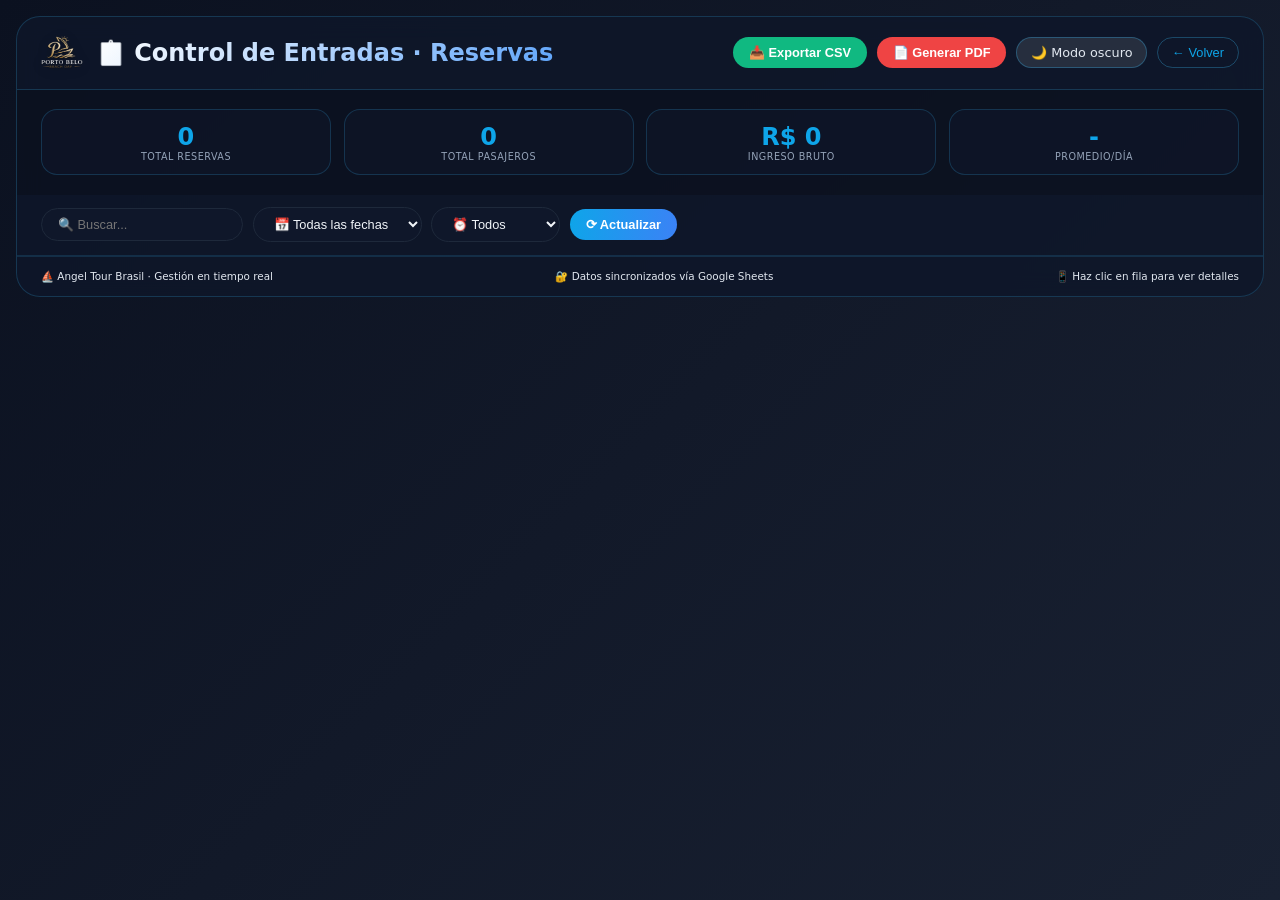
<file: generar-pdf.html>
<!DOCTYPE html>
<html lang="es">
<head>
    <meta charset="UTF-8">
    <meta name="viewport" content="width=device-width, initial-scale=1.0, viewport-fit=cover">
    <title>Angel Tour Brasil | Panel de Control - Reservas</title>
    <style>
        * {
            margin: 0;
            padding: 0;
            box-sizing: border-box;
        }

        body {
            font-family: 'Poppins', system-ui, -apple-system, 'Segoe UI', Roboto, sans-serif;
            background: linear-gradient(135deg, #0B1120 0%, #192132 100%);
            min-height: 100vh;
            padding: 16px;
            color: #E2E8F0;
            transition: background 0.3s ease;
            overflow-x: hidden;
        }

        body.light-mode {
            background: linear-gradient(135deg, #F8FAFC 0%, #E2E8F0 100%);
            color: #0F172A;
        }

        body.light-mode .dashboard-container {
            background: rgba(255, 255, 255, 0.95);
            border: 1px solid rgba(14, 165, 233, 0.3);
        }

        body.light-mode .stats-card,
        body.light-mode .filter-bar,
        body.light-mode table th,
        body.light-mode .entry-row,
        body.light-mode .search-input,
        body.light-mode .filter-select {
            background: #FFFFFF;
            border-color: #E2E8F0;
            color: #1E293B;
        }

        body.light-mode .detail-modal .modal-content {
            background: white;
            color: #0f172a;
        }

        body.light-mode .detail-field {
            background: #f1f5f9;
        }

        .dashboard-container {
            max-width: 1400px;
            margin: 0 auto;
            background: rgba(15, 23, 42, 0.85);
            backdrop-filter: blur(12px);
            border-radius: 1.5rem;
            border: 1px solid rgba(56, 189, 248, 0.2);
            overflow: hidden;
        }

        .dashboard-header {
            padding: 1.2rem 1.5rem;
            border-bottom: 1px solid rgba(56, 189, 248, 0.2);
            display: flex;
            justify-content: space-between;
            align-items: center;
            flex-wrap: wrap;
            gap: 1rem;
        }

        .title-section {
            display: flex;
            align-items: center;
            gap: 0.8rem;
        }

        .logo-small {
            width: 42px;
            height: auto;
            filter: drop-shadow(0 2px 6px rgba(0, 0, 0, 0.2));
        }

        h1 {
            font-size: 1.5rem;
            font-weight: 700;
            background: linear-gradient(135deg, #FFFFFF, #60A5FA);
            background-clip: text;
            -webkit-background-clip: text;
            color: transparent;
        }

        .theme-toggle,
        .btn-back {
            background: rgba(255, 255, 255, 0.1);
            border: 1px solid rgba(56, 189, 248, 0.3);
            border-radius: 40px;
            padding: 6px 14px;
            cursor: pointer;
            display: inline-flex;
            align-items: center;
            gap: 6px;
            transition: all 0.2s;
            font-size: 0.8rem;
        }

        .btn-back {
            color: #0EA5E9;
            background: transparent;
        }

        .stats-grid {
            display: grid;
            grid-template-columns: repeat(4, 1fr);
            gap: 0.8rem;
            padding: 1.2rem 1.5rem;
            background: rgba(0, 0, 0, 0.2);
        }

        .stats-card {
            background: rgba(15, 23, 42, 0.6);
            border-radius: 1rem;
            padding: 0.8rem;
            text-align: center;
            border: 1px solid rgba(56, 189, 248, 0.2);
        }

        .stats-number {
            font-size: 1.5rem;
            font-weight: 800;
            color: #0EA5E9;
        }

        .stats-label {
            font-size: 0.6rem;
            text-transform: uppercase;
            letter-spacing: 0.5px;
            color: #94A3B8;
        }

        .filter-bar {
            padding: 0.8rem 1.5rem;
            display: flex;
            gap: 0.6rem;
            flex-wrap: wrap;
            align-items: center;
            border-bottom: 1px solid rgba(56, 189, 248, 0.15);
        }

        .search-input,
        .filter-select {
            background: #0F172A;
            border: 1.5px solid #1E293B;
            border-radius: 2rem;
            padding: 0.5rem 1rem;
            color: #F1F5F9;
            outline: none;
            font-size: 0.8rem;
        }

        .btn-refresh {
            background: linear-gradient(95deg, #0EA5E9, #3B82F6);
            border: none;
            padding: 0.5rem 1rem;
            border-radius: 2rem;
            font-weight: 600;
            color: white;
            cursor: pointer;
            font-size: 0.8rem;
        }

        .btn-export {
            background: #10b981;
            border: none;
            padding: 0.5rem 1rem;
            border-radius: 2rem;
            font-weight: 600;
            color: white;
            cursor: pointer;
            font-size: 0.8rem;
            display: inline-flex;
            align-items: center;
            gap: 0.4rem;
        }

        .btn-pdf {
            background: #ef4444;
            border: none;
            padding: 0.5rem 1rem;
            border-radius: 2rem;
            font-weight: 600;
            color: white;
            cursor: pointer;
            font-size: 0.8rem;
            display: inline-flex;
            align-items: center;
            gap: 0.4rem;
        }

        .btn-pdf:hover {
            background: #dc2626;
            transform: translateY(-2px);
        }

        .btn-export:hover {
            background: #059669;
            transform: translateY(-2px);
        }

        .table-wrapper {
            overflow-x: auto;
            overflow-y: auto;
            max-height: 55vh;
            margin: 0;
            scrollbar-width: thin;
        }

        table {
            width: 100%;
            border-collapse: collapse;
            font-size: 0.8rem;
            min-width: 750px;
        }

        th {
            text-align: left;
            padding: 0.8rem 0.5rem;
            background: rgba(14, 165, 233, 0.15);
            position: sticky;
            top: 0;
            font-size: 0.65rem;
            text-transform: uppercase;
            backdrop-filter: blur(8px);
            z-index: 10;
            white-space: nowrap;
        }

        td {
            padding: 0.7rem 0.5rem;
            border-bottom: 1px solid rgba(56, 189, 248, 0.1);
            vertical-align: middle;
        }

        .email-cell {
            max-width: 85px;
            white-space: nowrap;
            overflow: hidden;
            text-overflow: ellipsis;
        }

        .entry-row {
            cursor: pointer;
            transition: background 0.2s;
        }

        .entry-row:hover {
            background: rgba(14, 165, 233, 0.1);
        }

        .badge {
            background: #1E293B;
            border-radius: 20px;
            padding: 0.15rem 0.45rem;
            font-size: 0.7rem;
            display: inline-block;
            font-family: monospace;
        }

        .empty-state {
            text-align: center;
            padding: 2rem;
            color: #64748B;
        }

        .footer-panel {
            padding: 0.8rem 1.5rem;
            border-top: 1px solid rgba(56, 189, 248, 0.15);
            display: flex;
            justify-content: space-between;
            font-size: 0.65rem;
            flex-wrap: wrap;
            gap: 0.5rem;
        }

        .spinner-circle-sm {
            width: 36px;
            height: 36px;
            border: 3px solid #1E293B;
            border-top-color: #0EA5E9;
            border-radius: 50%;
            animation: spin 0.7s linear infinite;
            margin: 0 auto;
        }

        @keyframes spin {
            to {
                transform: rotate(360deg);
            }
        }

        .detail-modal,
        .edit-modal {
            display: none;
            position: fixed;
            z-index: 1000;
            left: 0;
            top: 0;
            width: 100%;
            height: 100%;
            background-color: rgba(0, 0, 0, 0.8);
            backdrop-filter: blur(5px);
            align-items: center;
            justify-content: center;
        }

        .detail-modal .modal-content,
        .edit-modal .modal-content {
            background: #1e293b;
            border-radius: 1.2rem;
            max-width: 500px;
            width: 90%;
            border: 1px solid #0ea5e9;
            max-height: 80vh;
            overflow-y: auto;
            scrollbar-width: thin;
        }

        .detail-modal .modal-content {
            padding: 0;
        }

        .edit-modal .modal-content {
            padding: 1.2rem;
        }

        .modal-header {
            background: linear-gradient(135deg, #0ea5e9, #3b82f6);
            padding: 1rem 1.2rem;
            border-radius: 1.2rem 1.2rem 0 0;
            display: flex;
            justify-content: space-between;
            align-items: center;
            position: sticky;
            top: 0;
            z-index: 20;
        }

        .modal-header h3 {
            color: white;
            font-size: 1.2rem;
            display: flex;
            align-items: center;
            gap: 0.5rem;
        }

        .close-modal {
            background: rgba(255, 255, 255, 0.2);
            border: none;
            color: white;
            font-size: 1.3rem;
            cursor: pointer;
            width: 28px;
            height: 28px;
            border-radius: 50%;
            display: flex;
            align-items: center;
            justify-content: center;
        }

        .modal-body {
            padding: 1.2rem;
        }

        .detail-field {
            background: #0f172a;
            border-radius: 0.7rem;
            padding: 0.7rem;
            margin-bottom: 0.7rem;
        }

        .detail-label {
            font-size: 0.6rem;
            text-transform: uppercase;
            letter-spacing: 0.5px;
            color: #94a3b8;
            display: block;
        }

        .detail-value {
            font-size: 0.95rem;
            font-weight: 600;
            color: #f1f5f9;
            margin-top: 0.2rem;
            word-break: break-word;
        }

        body.light-mode .detail-value {
            color: #0f172a;
        }

        .detail-value.id-value {
            color: #0ea5e9;
            font-family: monospace;
        }

        .modal-buttons {
            display: flex;
            gap: 0.8rem;
            margin-top: 1.2rem;
            flex-wrap: wrap;
        }

        .btn-modal-edit,
        .btn-modal-whatsapp {
            flex: 1;
            padding: 0.7rem;
            border-radius: 2rem;
            border: none;
            font-weight: 600;
            cursor: pointer;
            display: flex;
            align-items: center;
            justify-content: center;
            gap: 0.5rem;
            font-size: 0.85rem;
        }

        .btn-modal-edit {
            background: #f59e0b;
            color: white;
        }

        .btn-modal-whatsapp {
            background: #25D366;
            color: white;
        }

        .edit-modal input,
        .edit-modal select {
            width: 100%;
            padding: 0.6rem;
            margin-bottom: 0.8rem;
            border-radius: 0.7rem;
            border: 1px solid #334155;
            background: #0f172a;
            color: #f1f5f9;
        }

        body.light-mode .edit-modal input,
        body.light-mode .edit-modal select {
            background: #f1f5f9;
            color: #0f172a;
            border-color: #cbd5e1;
        }

        .edit-buttons {
            display: flex;
            gap: 0.8rem;
            justify-content: flex-end;
            margin-top: 1rem;
        }

        .btn-save {
            background: #0ea5e9;
            color: white;
            padding: 0.5rem 1rem;
            border-radius: 2rem;
            border: none;
            cursor: pointer;
        }

        .btn-cancel {
            background: #475569;
            color: white;
            padding: 0.5rem 1rem;
            border-radius: 2rem;
            border: none;
            cursor: pointer;
        }

        td:nth-child(7),
        td:nth-child(8),
        td:nth-child(9),
        td:nth-child(10) {
            text-align: center;
        }

        th:nth-child(7),
        th:nth-child(8),
        th:nth-child(9),
        th:nth-child(10) {
            text-align: center;
        }

        @media (max-width: 768px) {
            body { padding: 10px; }
            .stats-grid { grid-template-columns: repeat(2, 1fr); gap: 0.6rem; padding: 1rem; }
            .stats-number { font-size: 1.2rem; }
            .dashboard-header { padding: 1rem; }
            h1 { font-size: 1.2rem; }
            .logo-small { width: 32px; }
            .filter-bar { padding: 0.8rem 1rem; }
            .search-input, .filter-select, .btn-refresh, .btn-export, .btn-pdf { font-size: 0.7rem; padding: 0.4rem 0.8rem; }
            th, td { padding: 0.5rem 0.4rem; font-size: 0.7rem; }
            .badge { font-size: 0.6rem; }
            .footer-panel { flex-direction: column; text-align: center; padding: 0.8rem 1rem; }
        }

        @media (max-width: 480px) {
            .stats-grid { grid-template-columns: repeat(2, 1fr); }
            .filter-bar { flex-direction: column; align-items: stretch; }
            .search-input, .filter-select, .btn-refresh, .btn-export, .btn-pdf { width: 100%; }
            .theme-toggle, .btn-back { padding: 5px 10px; font-size: 0.7rem; }
        }
    </style>
</head>
<body>
    <div class="dashboard-container">
        <div class="dashboard-header">
            <div class="title-section">
                <img src="https://sebagsc2020.github.io/angeltourbrasil/images/logoangel.png" alt="Logo" class="logo-small">
                <h1>📋 Control de Entradas · Reservas</h1>
            </div>
            <div style="display: flex; gap: 0.6rem; flex-wrap: wrap;">
                <button class="btn-export" id="exportBtn">📥 Exportar CSV</button>
                <button class="btn-pdf" id="pdfBtn">📄 Generar PDF</button>
                <div class="theme-toggle" id="themeToggleDashboard">🌙 Modo oscuro</div>
                <button class="btn-back" id="backToFormBtn">← Volver</button>
            </div>
        </div>

        <div class="stats-grid">
            <div class="stats-card">
                <div class="stats-number" id="totalReservas">0</div>
                <div class="stats-label">Total reservas</div>
            </div>
            <div class="stats-card">
                <div class="stats-number" id="totalPasajeros">0</div>
                <div class="stats-label">Total Pasajeros</div>
            </div>
            <div class="stats-card">
                <div class="stats-number" id="ingresoTotal">R$ 0</div>
                <div class="stats-label">Ingreso bruto</div>
            </div>
            <div class="stats-card">
                <div class="stats-number" id="promedioPorDia">-</div>
                <div class="stats-label">Promedio/día</div>
            </div>
        </div>

        <div class="filter-bar">
            <input type="text" id="searchInput" class="search-input" placeholder="🔍 Buscar...">
            <select id="dateFilter" class="filter-select">
                <option value="">📅 Todas las fechas</option>
            </select>
            <select id="horarioFilter" class="filter-select">
                <option value="">⏰ Todos</option>
                <option value="Mañana 9:30 Hs">Mañana 9:30</option>
                <option value="Media Mañana 11:10 Hs">Media 11:10</option>
                <option value="Tarde 13:10 Hs">Tarde 13:10</option>
            </select>
            <button id="refreshBtn" class="btn-refresh">⟳ Actualizar</button>
        </div>

        <div class="table-wrapper">
            <div id="tableSpinner" style="text-align:center; padding:2rem;">
                <div class="spinner-circle-sm"></div>
                <p style="margin-top: 8px;">Cargando reservas...</p>
            </div>
            <table id="reservasTable" style="display:none;">
                <thead>
                    <tr>
                        <th>ID</th>
                        <th>Fecha</th>
                        <th>Nombre</th>
                        <th>Empresa</th>
                        <th>Email</th>
                        <th>Hora</th>
                        <th>Ad.</th>
                        <th>Men.</th>
                        <th>Cort.</th>
                        <th>Total</th>
                        <th>Valor</th>
                    </tr>
                </thead>
                <tbody id="tableBody"></tbody>
            </table>
            <div id="emptyMessage" class="empty-state" style="display:none;">✨ No se encontraron reservas.</div>
        </div>

        <div class="footer-panel">
            <span>⛵ Angel Tour Brasil · Gestión en tiempo real</span>
            <span>🔐 Datos sincronizados vía Google Sheets</span>
            <span>📱 Haz clic en fila para ver detalles</span>
        </div>
    </div>

    <div id="detailModal" class="detail-modal">
        <div class="modal-content">
            <div class="modal-header">
                <h3>📋 Detalles de la Reserva</h3>
                <button class="close-modal" id="closeDetailModalBtn">✕</button>
            </div>
            <div class="modal-body" id="detailModalBody"></div>
        </div>
    </div>

    <div id="editModal" class="edit-modal">
        <div class="modal-content">
            <h3>✏️ Editar Reserva</h3>
            <input type="hidden" id="editId">
            <label>📅 Fecha:</label>
            <input type="date" id="editFecha">
            <label>👤 Nombre Completo:</label>
            <input type="text" id="editNombre">
            <label>🏢 Empresa:</label>
            <input type="text" id="editEmpresa">
            <label>✉️ Email:</label>
            <input type="email" id="editEmail">
            <label>⏰ Horario:</label>
            <select id="editHorario">
                <option value="Mañana 9:30 Hs">Mañana 9:30</option>
                <option value="Media Mañana 11:10 Hs">Media 11:10</option>
                <option value="Tarde 13:10 Hs">Tarde 13:10</option>
            </select>
            <label>👥 Adultos (R$ 85,00):</label>
            <input type="number" id="editAdultos" min="0">
            <label>🧒 Menores (R$ 42,50):</label>
            <input type="number" id="editMenores" min="0">
            <label>🎁 Cortesía:</label>
            <input type="number" id="editCortesia" min="0">
            <div class="edit-buttons">
                <button class="btn-cancel" id="closeEditModalBtn">Cancelar</button>
                <button class="btn-save" id="saveEditBtn">Guardar</button>
            </div>
        </div>
    </div>

    <script>
        const SCRIPT_URL = 'https://script.google.com/macros/s/AKfycbzIuHlt70U_4ShGAhah5Y23wCGVX8F8s611iZVjY2eV6zV4BJ_9CUJsivoexQzQ2JaZgA/exec';
        let reservasData = [];
        let filteredData = [];

        const tableBody = document.getElementById('tableBody');
        const tableEl = document.getElementById('reservasTable');
        const tableSpinner = document.getElementById('tableSpinner');
        const emptyMsg = document.getElementById('emptyMessage');
        const searchInput = document.getElementById('searchInput');
        const dateFilter = document.getElementById('dateFilter');
        const horarioFilter = document.getElementById('horarioFilter');
        const refreshBtn = document.getElementById('refreshBtn');
        const backBtn = document.getElementById('backToFormBtn');
        const exportBtn = document.getElementById('exportBtn');
        const pdfBtn = document.getElementById('pdfBtn');
        const detailModal = document.getElementById('detailModal');
        const editModal = document.getElementById('editModal');
        let currentReserva = null;

        function truncateEmail(email) {
            if (!email) return '—';
            if (email.length <= 5) return email;
            return email.substring(0, 5) + '...';
        }

        function formatDisplayDate(fechaValue) {
            if (!fechaValue) return '';
            try {
                const date = new Date(fechaValue);
                if (!isNaN(date.getTime())) return date.toLocaleDateString('es-AR');
            } catch (e) { }
            return fechaValue.split('T')[0] || fechaValue;
        }

        function extractHour(horario) {
            if (!horario) return '—';
            const match = horario.match(/(\d{1,2}:\d{2})/);
            return match ? match[1] : '—';
        }

        async function loadReservas() {
            tableSpinner.style.display = 'block';
            tableEl.style.display = 'none';
            emptyMsg.style.display = 'none';
            try {
                const response = await fetch(SCRIPT_URL, { method: 'GET', mode: 'cors' });
                if (!response.ok) throw new Error(`HTTP ${response.status}`);
                const result = await response.json();
                if (result && result.success && Array.isArray(result.data)) {
                    reservasData = result.data.map(row => ({
                        id: row.ID || '',
                        fechaDisplay: formatDisplayDate(row["Fecha del Paseo"]),
                        nombre: row["Nombre Completo"] || '',
                        empresa: row.Empresa || '',
                        email: row.Email || '',
                        horario: row.H_Ref || '',
                        hora: extractHour(row.H_Ref),
                        adultos: parseInt(row.Adultos) || 0,
                        menores: parseInt(row["Menores 6/11"]) || 0,
                        cortesia: parseInt(row.Cortesía) || 0,
                        totalPasajeros: (parseInt(row.Adultos) || 0) + (parseInt(row["Menores 6/11"]) || 0) + (parseInt(row.Cortesía) || 0),
                        totalPagantesRaw: row["Total Pagantes"] || '0 pagantes',
                        valorTotalRaw: row["R$ Total"] || 'R$ 0,00',
                        fechaRaw: row["Fecha del Paseo"] || ''
                    }));
                    reservasData.sort((a, b) => (b.fechaRaw || '').localeCompare(a.fechaRaw || ''));
                    updateDateFilter();
                    applyFilters();
                    updateStats();
                } else throw new Error('Invalid format');
            } catch (err) {
                console.error(err);
                tableSpinner.innerHTML = `<div class="empty-state">⚠️ Error al cargar.<br><button class="btn-refresh" id="retryLoad">Reintentar</button></div>`;
                document.getElementById('retryLoad')?.addEventListener('click', loadReservas);
                return;
            } finally {
                tableSpinner.style.display = 'none';
            }
        }

        function updateDateFilter() {
            const fechas = [...new Set(reservasData.map(r => r.fechaDisplay).filter(f => f))];
            dateFilter.innerHTML = '<option value="">📅 Todas las fechas</option>';
            fechas.sort().reverse().forEach(f => {
                const opt = document.createElement('option');
                opt.value = f;
                opt.textContent = f;
                dateFilter.appendChild(opt);
            });
        }

        function applyFilters() {
            const texto = searchInput.value.toLowerCase();
            const fechaSel = dateFilter.value;
            const horarioSel = horarioFilter.value;
            filteredData = reservasData.filter(r =>
                (!fechaSel || r.fechaDisplay === fechaSel) &&
                (!horarioSel || r.horario === horarioSel) &&
                (!texto || r.nombre.toLowerCase().includes(texto) || r.email.toLowerCase().includes(texto) || r.empresa.toLowerCase().includes(texto))
            );
            renderTable();
        }

        function showDetailModal(reserva) {
            currentReserva = reserva;
            const modalBody = document.getElementById('detailModalBody');
            modalBody.innerHTML = `
                <div class="detail-field"><span class="detail-label">🎫 ID</span><span class="detail-value id-value">${escapeHtml(reserva.id)}</span></div>
                <div class="detail-field"><span class="detail-label">📅 Fecha</span><span class="detail-value">${escapeHtml(reserva.fechaDisplay)}</span></div>
                <div class="detail-field"><span class="detail-label">👤 Nombre</span><span class="detail-value">${escapeHtml(reserva.nombre)}</span></div>
                <div class="detail-field"><span class="detail-label">🏢 Empresa</span><span class="detail-value">${escapeHtml(reserva.empresa) || '—'}</span></div>
                <div class="detail-field"><span class="detail-label">✉️ Email</span><span class="detail-value">${escapeHtml(reserva.email)}</span></div>
                <div class="detail-field"><span class="detail-label">⏰ Horario</span><span class="detail-value">${escapeHtml(reserva.horario)}</span></div>
                <div class="detail-field"><span class="detail-label">👥 Adultos</span><span class="detail-value">${reserva.adultos} x R$ 85,00</span></div>
                <div class="detail-field"><span class="detail-label">🧒 Menores</span><span class="detail-value">${reserva.menores} x R$ 42,50</span></div>
                <div class="detail-field"><span class="detail-label">🎁 Cortesía</span><span class="detail-value">${reserva.cortesia}</span></div>
                <div class="detail-field"><span class="detail-label">💰 Valor Total</span><span class="detail-value" style="color:#0ea5e9; font-size:1.2rem;">${escapeHtml(reserva.valorTotalRaw)}</span></div>
                <div class="detail-field"><span class="detail-label">👥 Total Pasajeros</span><span class="detail-value">${reserva.totalPasajeros}</span></div>
                <div class="modal-buttons">
                    <button class="btn-modal-edit" id="modalEditBtn">✏️ Editar</button>
                    <button class="btn-modal-whatsapp" id="modalWhatsappBtn">📱 WhatsApp</button>
                </div>
            `;
            document.getElementById('modalEditBtn').onclick = () => {
                detailModal.style.display = 'none';
                openEditModal(currentReserva);
            };
            document.getElementById('modalWhatsappBtn').onclick = () => shareWhatsApp(currentReserva);
            detailModal.style.display = 'flex';
            document.body.style.overflow = 'hidden';
        }

        function closeDetailModal() {
            detailModal.style.display = 'none';
            document.body.style.overflow = '';
        }

        function shareWhatsApp(reserva) {
            const msg = `🚤 ANGEL TOUR BRASIL 🚤\n\n✅ RESERVA CONFIRMADA\n🎫 ID: ${reserva.id}\n📅 Fecha: ${reserva.fechaDisplay}\n👤 ${reserva.nombre}\n🏢 ${reserva.empresa || '—'}\n✉️ ${reserva.email}\n⏰ ${reserva.horario}\n👥 Adultos: ${reserva.adultos}\n🧒 Menores: ${reserva.menores}\n🎁 Cortesía: ${reserva.cortesia}\n💰 Total: ${reserva.valorTotalRaw}\n👥 Pasajeros: ${reserva.totalPasajeros}\n\n¡Gracias por confiar en Angel Tour Brasil! ⛵`;
            window.open(`https://wa.me/?text=${encodeURIComponent(msg)}`, '_blank');
        }

        function openEditModal(reserva) {
            currentReserva = reserva;
            document.getElementById('editId').value = reserva.id;
            document.getElementById('editFecha').value = reserva.fechaRaw ? reserva.fechaRaw.split('T')[0] : '';
            document.getElementById('editNombre').value = reserva.nombre;
            document.getElementById('editEmpresa').value = reserva.empresa;
            document.getElementById('editEmail').value = reserva.email;
            document.getElementById('editHorario').value = reserva.horario;
            document.getElementById('editAdultos').value = reserva.adultos;
            document.getElementById('editMenores').value = reserva.menores;
            document.getElementById('editCortesia').value = reserva.cortesia;
            editModal.style.display = 'flex';
            document.body.style.overflow = 'hidden';
        }

        function closeEditModal() {
            editModal.style.display = 'none';
            document.body.style.overflow = '';
        }

        async function saveEdit() {
            if (!currentReserva) return;
            const updated = {
                id: document.getElementById('editId').value,
                fecha: document.getElementById('editFecha').value,
                nombre: document.getElementById('editNombre').value,
                empresa: document.getElementById('editEmpresa').value,
                email: document.getElementById('editEmail').value,
                horario: document.getElementById('editHorario').value,
                adultos: parseInt(document.getElementById('editAdultos').value) || 0,
                menores: parseInt(document.getElementById('editMenores').value) || 0,
                cortesia: parseInt(document.getElementById('editCortesia').value) || 0
            };
            const total = (updated.adultos * 85) + (updated.menores * 42.5);
            const totalPasajeros = updated.adultos + updated.menores + updated.cortesia;
            updated.valorTotal = total.toLocaleString('pt-BR', { style: 'currency', currency: 'BRL' });
            updated.totalPagantes = `${totalPasajeros} pasajero${totalPasajeros !== 1 ? 's' : ''}`;
            try {
                const formData = new FormData();
                formData.append('action', 'update');
                formData.append('id', updated.id);
                formData.append('fecha', updated.fecha);
                formData.append('nombre', updated.nombre);
                formData.append('empresa', updated.empresa);
                formData.append('email', updated.email);
                formData.append('horario', updated.horario);
                formData.append('adultos', updated.adultos);
                formData.append('menores', updated.menores);
                formData.append('cortesia', updated.cortesia);
                formData.append('valorTotal', updated.valorTotal);
                formData.append('totalPagantes', updated.totalPagantes);
                await fetch(SCRIPT_URL, { method: 'POST', mode: 'no-cors', body: formData });
                closeEditModal();
                await loadReservas();
                showToast('✅ Reserva actualizada');
            } catch (error) {
                alert('Error al guardar');
            }
        }

        function exportToCSV() {
            if (!reservasData.length) return showToast('⚠️ Sin datos');
            const headers = ['ID', 'Fecha', 'Nombre', 'Empresa', 'Email', 'Horario', 'Adultos', 'Menores', 'Cortesía', 'Total Pasajeros', 'Valor Total'];
            const rows = reservasData.map(r => [r.id, r.fechaDisplay, r.nombre, r.empresa, r.email, r.horario, r.adultos, r.menores, r.cortesia, r.totalPasajeros, r.valorTotalRaw]);
            const csv = [headers, ...rows].map(row => row.map(c => typeof c === 'string' && (c.includes(',') || c.includes('"')) ? `"${c.replace(/"/g, '""')}"` : c).join(',')).join('\n');
            const link = document.createElement('a');
            link.href = URL.createObjectURL(new Blob(['\uFEFF' + csv], { type: 'text/csv' }));
            link.download = `angeltour_${new Date().toISOString().split('T')[0]}.csv`;
            link.click();
            URL.revokeObjectURL(link.href);
            showToast('📥 Exportado');
        }

        function generarPDFExterno() {
            const datosParaExportar = filteredData.length > 0 ? filteredData : reservasData;
            if (datosParaExportar.length === 0) {
                showToast('⚠️ No hay datos para generar PDF');
                return;
            }
            const reservasAdaptadas = datosParaExportar.map(reserva => ({
                id: reserva.id,
                nombre: reserva.nombre,
                telefono: '',
                personas: reserva.totalPasajeros,
                estado: 'confirmado',
                lugar: reserva.horario || 'No especificado',
                excursionesLista: ['Paseo en Barco - Angel Tour Brasil'],
                empresa: reserva.empresa,
                email: reserva.email,
                fecha: reserva.fechaDisplay,
                horario: reserva.horario,
                valorTotal: reserva.valorTotalRaw
            }));
            localStorage.setItem('reservasFiltradasPDF', JSON.stringify(reservasAdaptadas));
            const titulo = 'ANGEL TOUR BRASIL - RESERVAS';
            localStorage.setItem('filtroExcursionPDF', titulo);
            const pdfWindow = window.open('https://sebagsc2020.github.io/angeltourbrasil/generar-pdf.html', '_blank');
            if (!pdfWindow) {
                showToast('❌ Pop-up bloqueado. Permite ventanas emergentes.');
            } else {
                showToast('📄 Abriendo generador de PDF...');
            }
        }

        function showToast(msg) {
            const div = document.createElement('div');
            div.textContent = msg;
            div.style.cssText = 'position:fixed; bottom:20px; left:50%; transform:translateX(-50%); background:#0ea5e9; color:white; padding:0.6rem 1.2rem; border-radius:2rem; z-index:9999; font-weight:600; font-size:0.8rem';
            document.body.appendChild(div);
            setTimeout(() => div.remove(), 2500);
        }

        function renderTable() {
            if (!filteredData.length) {
                tableEl.style.display = 'none';
                emptyMsg.style.display = 'block';
                return;
            }
            tableEl.style.display = 'table';
            emptyMsg.style.display = 'none';
            tableBody.innerHTML = filteredData.map(r => `
                <tr class="entry-row" onclick='window.showDetailModalFromGlobal(${JSON.stringify(r).replace(/'/g, "&#39;")})'>
                    <td><span class="badge">${escapeHtml(r.id)}</span></td>
                    <td>${escapeHtml(r.fechaDisplay)}</td>
                    <td><strong>${escapeHtml(r.nombre)}</strong></td>
                    <td>${escapeHtml(r.empresa)}</td>
                    <td class="email-cell" title="${escapeHtml(r.email)}">${escapeHtml(truncateEmail(r.email))}</td>
                    <td>${escapeHtml(r.hora)}</td>
                    <td style="text-align:center">${r.adultos}</td>
                    <td style="text-align:center">${r.menores}</td>
                    <td style="text-align:center">${r.cortesia}</td>
                    <td style="text-align:center">${r.totalPasajeros}</td>
                    <td style="color:#0EA5E9;">${escapeHtml(r.valorTotalRaw)}</td>
                </table>
            `).join('');
        }

        window.showDetailModalFromGlobal = function(reserva) {
            showDetailModal(reserva);
        };

        function escapeHtml(s) {
            if (!s) return '';
            return s.replace(/[&<>]/g, m => m === '&' ? '&amp;' : m === '<' ? '&lt;' : '&gt;');
        }

        function updateStats() {
            const totalReservas = reservasData.length;
            let totalPasajeros = 0;
            let totalIngreso = 0;
            
            reservasData.forEach(r => {
                // Sumar Adultos + Menores + Cortesía
                totalPasajeros += (r.adultos + r.menores + r.cortesia);
                
                // Calcular ingreso
                let valor = parseFloat((r.valorTotalRaw || '').replace('R$', '').replace(/\./g, '').replace(',', '.').trim());
                if (isNaN(valor)) valor = (r.adultos * 85) + (r.menores * 42.5);
                totalIngreso += valor;
            });
            
            document.getElementById('totalReservas').innerText = totalReservas;
            document.getElementById('totalPasajeros').innerText = totalPasajeros;
            document.getElementById('ingresoTotal').innerText = totalIngreso.toLocaleString('pt-BR', { style: 'currency', currency: 'BRL' });
            
            const dias = [...new Set(reservasData.map(r => r.fechaDisplay).filter(f => f))].length;
            const promedio = dias > 0 ? totalIngreso / dias : 0;
            document.getElementById('promedioPorDia').innerText = promedio.toLocaleString('pt-BR', { style: 'currency', currency: 'BRL' });
        }

        searchInput.addEventListener('input', applyFilters);
        dateFilter.addEventListener('change', applyFilters);
        horarioFilter.addEventListener('change', applyFilters);
        refreshBtn.addEventListener('click', loadReservas);
        backBtn.addEventListener('click', () => window.location.href = 'https://sebagsc2020.github.io/angeltourbrasil/index.html');
        exportBtn.addEventListener('click', exportToCSV);
        pdfBtn.addEventListener('click', generarPDFExterno);
        document.getElementById('closeDetailModalBtn').onclick = closeDetailModal;
        document.getElementById('closeEditModalBtn').onclick = closeEditModal;
        document.getElementById('saveEditBtn').onclick = saveEdit;
        
        window.onclick = (e) => {
            if (e.target === detailModal) closeDetailModal();
            if (e.target === editModal) closeEditModal();
        };

        function toggleTheme() {
            document.body.classList.toggle('light-mode');
            localStorage.setItem('theme', document.body.classList.contains('light-mode') ? 'light' : 'dark');
        }
        document.getElementById('themeToggleDashboard').addEventListener('click', toggleTheme);
        if (localStorage.getItem('theme') === 'light') document.body.classList.add('light-mode');

        loadReservas();
    </script>
</body>
</html>
</file>
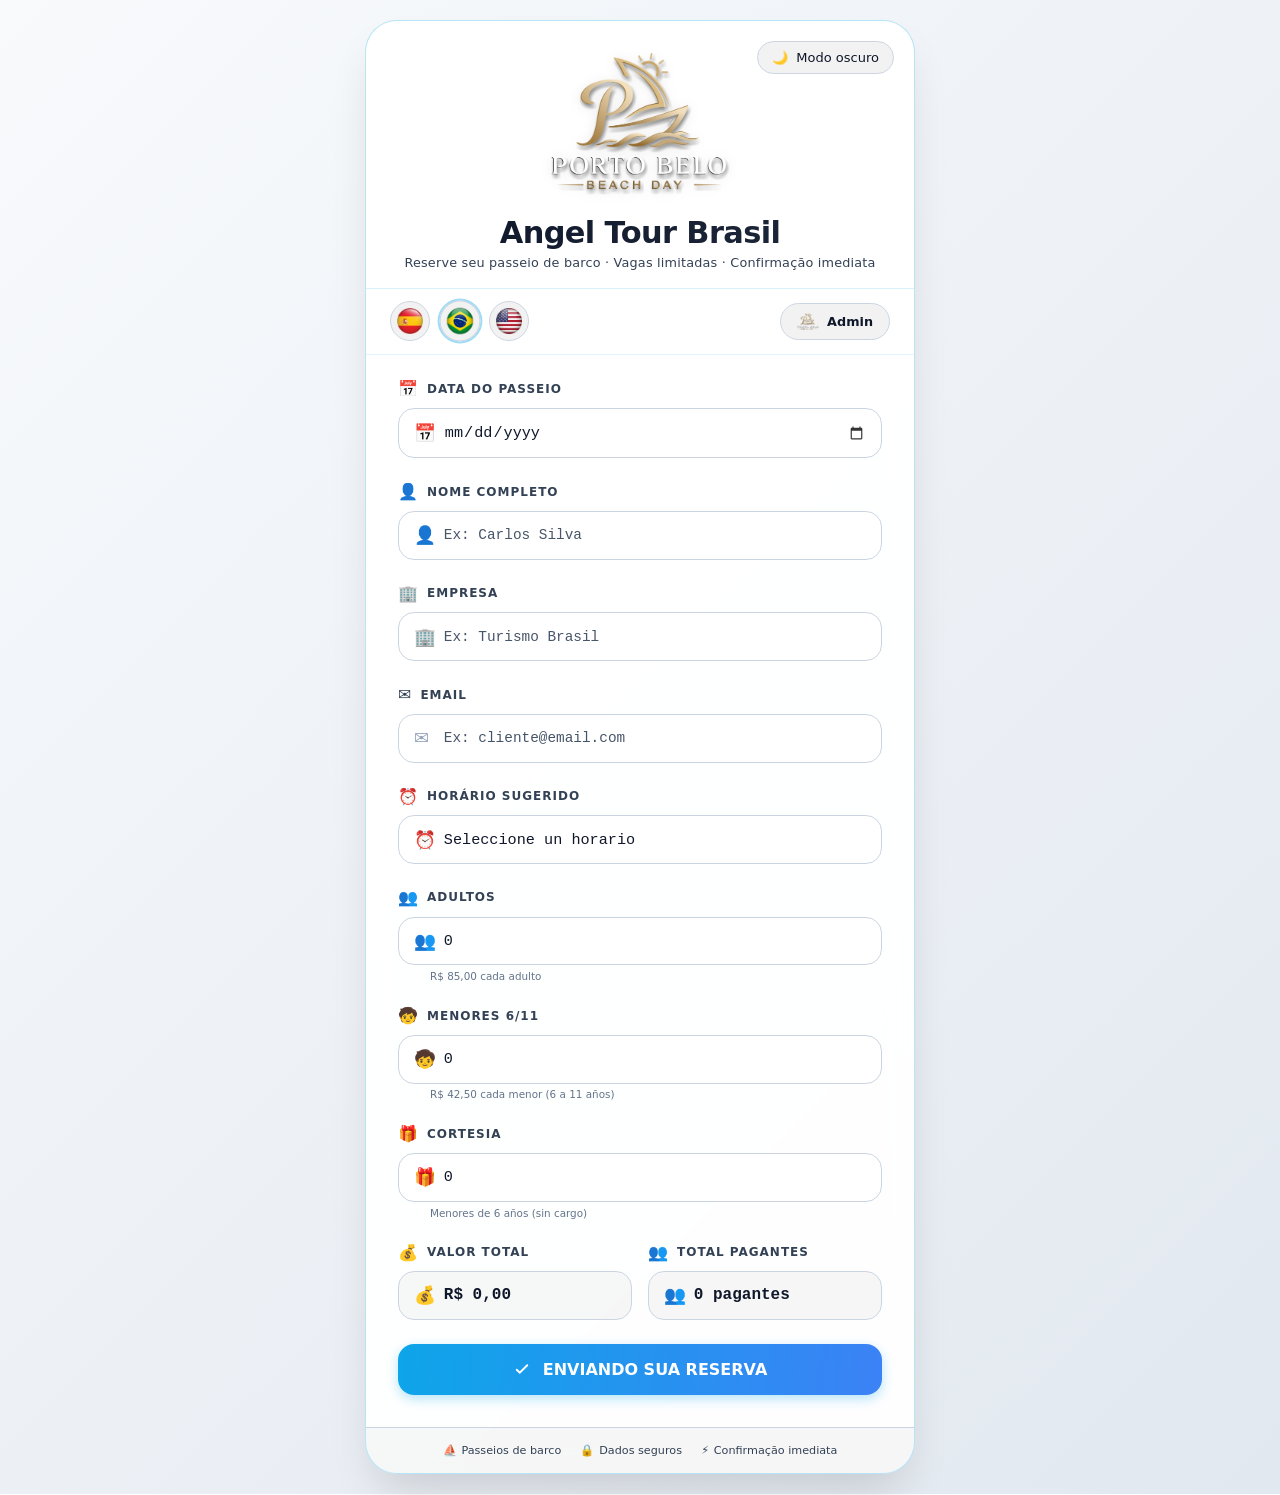
<file: index2.html>
<!DOCTYPE html>
<html lang="en">
<head>
    <meta charset="UTF-8">
    <meta name="viewport" content="width=device-width, initial-scale=1.0, viewport-fit=cover">
    <title>---Angel Tour Brasil | Booking Form</title>
    <style>
        * {
            margin: 0;
            padding: 0;
            box-sizing: border-box;
        }

        body {
            font-family: 'Poppins', system-ui, -apple-system, 'Segoe UI', Roboto, 'Helvetica Neue', sans-serif;
            background: linear-gradient(135deg, #0B1120 0%, #192132 100%);
            min-height: 100vh;
            display: flex;
            justify-content: center;
            align-items: center;
            padding: 20px;
            position: relative;
            color: #E2E8F0;
            transition: background 0.3s ease;
        }

        body.light-mode {
            background: linear-gradient(135deg, #F8FAFC 0%, #E2E8F0 100%);
            color: #0F172A;
        }

        body.light-mode .container {
            background: rgba(255, 255, 255, 0.95);
            border: 1px solid rgba(14, 165, 233, 0.3);
            box-shadow: 0 25px 45px -12px rgba(0, 0, 0, 0.15);
        }

        body.light-mode h2 {
            background: linear-gradient(135deg, #0F172A, #1E293B);
            background-clip: text;
            -webkit-background-clip: text;
        }

        body.light-mode .subtitle,
        body.light-mode label,
        body.light-mode .footer {
            color: #334155;
        }

        body.light-mode input,
        body.light-mode select {
            background: #FFFFFF;
            border-color: #CBD5E1;
            color: #0F172A;
        }

        body.light-mode input:focus,
        body.light-mode select:focus {
            border-color: #0EA5E9;
            background: #FFFFFF;
        }

        body.light-mode .input-icon {
            color: #94A3B8;
        }

        body.light-mode .btn-language,
        body.light-mode .btn-admin {
            background: rgba(0, 0, 0, 0.05);
            border-color: #CBD5E1;
            color: #0F172A;
        }

        body.light-mode .btn-language:hover,
        body.light-mode .btn-admin:hover {
            background: #0EA5E9;
            border-color: #0EA5E9;
            color: white;
        }

        body.light-mode .total-display {
            background: rgba(0, 0, 0, 0.03);
            border-color: #CBD5E1;
            color: #0F172A;
        }

        .container {
            max-width: 550px;
            width: 100%;
            background: rgba(15, 23, 42, 0.85);
            backdrop-filter: blur(12px);
            border-radius: 2rem;
            border: 1px solid rgba(56, 189, 248, 0.2);
            box-shadow: 0 25px 45px -12px rgba(0, 0, 0, 0.5), 0 0 0 1px rgba(56, 189, 248, 0.1);
            overflow: hidden;
            transition: all 0.3s ease;
            position: relative;
        }

        .container:hover {
            transform: translateY(-5px);
            box-shadow: 0 30px 50px -12px rgba(0, 0, 0, 0.6);
        }

        .theme-toggle-card {
            position: absolute;
            top: 20px;
            right: 20px;
            background: rgba(255, 255, 255, 0.1);
            backdrop-filter: blur(4px);
            border: 1px solid rgba(56, 189, 248, 0.3);
            border-radius: 40px;
            padding: 8px 14px;
            cursor: pointer;
            display: flex;
            align-items: center;
            gap: 8px;
            font-size: 13px;
            font-weight: 500;
            color: #E2E8F0;
            transition: all 0.2s ease;
            z-index: 10;
        }

        body.light-mode .theme-toggle-card {
            background: rgba(0, 0, 0, 0.05);
            color: #0F172A;
            border-color: #CBD5E1;
        }

        .theme-toggle-card:hover {
            background: rgba(14, 165, 233, 0.2);
            transform: scale(1.02);
        }

        .header {
            padding: 2rem 2rem 1rem 2rem;
            text-align: center;
            border-bottom: 1px solid rgba(56, 189, 248, 0.2);
        }

        .logo-container {
            margin-bottom: 1.2rem;
            display: flex;
            justify-content: center;
        }

        .logo-image {
            max-width: 180px;
            height: auto;
            filter: drop-shadow(0 4px 8px rgba(0, 0, 0, 0.2));
            transition: filter 0.3s ease;
        }

        body.light-mode .logo-image {
            filter: drop-shadow(0 2px 6px rgba(0, 0, 0, 0.1));
        }

        h2 {
            font-size: 1.9rem;
            font-weight: 700;
            background: linear-gradient(135deg, #FFFFFF, #60A5FA);
            background-clip: text;
            -webkit-background-clip: text;
            color: transparent;
            letter-spacing: -0.02em;
            margin-bottom: 0.25rem;
        }

        .subtitle {
            color: #94A3B8;
            font-size: 0.8rem;
            font-weight: 500;
            letter-spacing: 0.2px;
            line-height: 1.4;
        }

        .actions-bar {
            padding: 0.8rem 1.5rem;
            display: flex;
            justify-content: space-between;
            align-items: center;
            border-bottom: 1px solid rgba(56, 189, 248, 0.15);
        }

        .language-bar {
            display: flex;
            gap: 0.6rem;
        }

        .btn-language {
            background: rgba(255, 255, 255, 0.05);
            border: 1px solid rgba(56, 189, 248, 0.25);
            border-radius: 50px;
            width: 40px;
            height: 40px;
            cursor: pointer;
            transition: all 0.2s ease;
            display: flex;
            align-items: center;
            justify-content: center;
            padding: 0;
            overflow: hidden;
        }

        .btn-language img {
            width: 26px;
            height: 26px;
            object-fit: contain;
            transition: transform 0.2s ease;
        }

        .btn-language:hover {
            background: #0EA5E9;
            border-color: #0EA5E9;
            transform: translateY(-2px);
            box-shadow: 0 4px 12px rgba(14, 165, 233, 0.3);
        }

        .btn-language.active {
            background: #0EA5E9;
            border-color: #0EA5E9;
            box-shadow: 0 0 0 2px rgba(14, 165, 233, 0.4);
            transform: scale(1.02);
        }

        .btn-admin {
            background: rgba(255, 255, 255, 0.05);
            border: 1px solid rgba(56, 189, 248, 0.25);
            border-radius: 40px;
            padding: 0.4rem 1rem;
            cursor: pointer;
            transition: all 0.2s ease;
            display: flex;
            align-items: center;
            gap: 0.5rem;
            font-size: 0.8rem;
            font-weight: 600;
            color: #E2E8F0;
            font-family: inherit;
        }

        .btn-admin img {
            width: 22px;
            height: 22px;
            object-fit: contain;
            border-radius: 4px;
        }

        .btn-admin:hover {
            background: #0EA5E9;
            border-color: #0EA5E9;
            transform: translateY(-2px);
            box-shadow: 0 4px 12px rgba(14, 165, 233, 0.3);
            color: white;
        }

        .form-wrapper {
            padding: 1.5rem 2rem 2rem 2rem;
        }

        .form-group {
            margin-bottom: 1.5rem;
        }

        label {
            display: flex;
            align-items: center;
            gap: 0.5rem;
            font-size: 0.75rem;
            font-weight: 700;
            text-transform: uppercase;
            letter-spacing: 1px;
            color: #94A3B8;
            margin-bottom: 0.6rem;
        }

        .label-icon {
            font-size: 1rem;
        }

        .input-wrapper {
            position: relative;
        }

        .input-icon {
            position: absolute;
            left: 1rem;
            top: 50%;
            transform: translateY(-50%);
            color: #64748B;
            font-size: 1.1rem;
            pointer-events: none;
            z-index: 1;
        }

        input, select {
            width: 100%;
            padding: 0.9rem 1rem 0.9rem 2.8rem;
            background: #0F172A;
            border: 1.5px solid #1E293B;
            border-radius: 1rem;
            font-size: 0.95rem;
            color: #F1F5F9;
            font-family: 'Poppins', monospace;
            transition: all 0.2s ease;
        }

        select {
            cursor: pointer;
            appearance: none;
            -webkit-appearance: none;
        }

        input[type="date"] {
            cursor: pointer;
            color-scheme: dark;
        }

        body.light-mode input[type="date"] {
            color-scheme: light;
        }

        input[type="date"]::-webkit-calendar-picker-indicator {
            cursor: pointer;
            filter: invert(0.7);
            position: absolute;
            right: 1rem;
        }

        body.light-mode input[type="date"]::-webkit-calendar-picker-indicator {
            filter: invert(0.2);
        }

        input:focus, select:focus {
            outline: none;
            border-color: #0EA5E9;
            box-shadow: 0 0 0 3px rgba(14, 165, 233, 0.2);
            background: #111827;
        }

        input::placeholder {
            color: #475569;
            font-weight: 400;
            font-size: 0.9rem;
        }

        .total-display {
            background: rgba(14, 165, 233, 0.1);
            border: 1.5px solid #0EA5E9;
            font-weight: 700;
            font-size: 1rem;
            color: #0EA5E9;
        }

        .btn-submit {
            width: 100%;
            background: linear-gradient(95deg, #0EA5E9, #3B82F6);
            border: none;
            padding: 1rem;
            border-radius: 1rem;
            font-size: 1rem;
            font-weight: 700;
            color: white;
            display: flex;
            align-items: center;
            justify-content: center;
            gap: 0.75rem;
            cursor: pointer;
            transition: all 0.25s ease;
            margin-top: 0.8rem;
            font-family: inherit;
            box-shadow: 0 4px 12px rgba(14, 165, 233, 0.3);
        }

        .btn-submit:hover {
            transform: translateY(-2px);
            filter: brightness(1.05);
            box-shadow: 0 8px 20px rgba(14, 165, 233, 0.4);
        }

        .btn-submit:active {
            transform: translateY(1px);
        }

        .message {
            margin-top: 1.5rem;
            padding: 0.9rem;
            border-radius: 1rem;
            text-align: center;
            display: none;
            font-size: 0.85rem;
            font-weight: 500;
            backdrop-filter: blur(8px);
            animation: fadeSlide 0.3s ease;
        }

        @keyframes fadeSlide {
            from {
                opacity: 0;
                transform: translateY(-5px);
            }
            to {
                opacity: 1;
                transform: translateY(0);
            }
        }

        .success {
            background: rgba(16, 185, 129, 0.15);
            color: #34D399;
            border: 1px solid rgba(16, 185, 129, 0.3);
        }

        .error {
            background: rgba(239, 68, 68, 0.15);
            color: #F87171;
            border: 1px solid rgba(239, 68, 68, 0.3);
        }

        .spinner {
            display: none;
            text-align: center;
            margin-top: 1.5rem;
        }

        .spinner.active {
            display: block;
        }

        .spinner-circle {
            width: 36px;
            height: 36px;
            border: 3px solid #1E293B;
            border-top-color: #0EA5E9;
            border-radius: 50%;
            animation: spin 0.7s linear infinite;
            margin: 0 auto;
        }

        @keyframes spin {
            to { transform: rotate(360deg); }
        }

        .footer {
            padding: 1rem 2rem;
            text-align: center;
            border-top: 1px solid rgba(56, 189, 248, 0.15);
            font-size: 0.7rem;
            color: #64748B;
            display: flex;
            justify-content: center;
            gap: 1.2rem;
            background: rgba(0, 0, 0, 0.2);
        }

        body.light-mode .footer {
            background: rgba(0, 0, 0, 0.03);
            border-top-color: #CBD5E1;
        }

        .footer span {
            display: inline-flex;
            align-items: center;
            gap: 0.3rem;
        }

        .price-info {
            font-size: 0.65rem;
            color: #64748B;
            margin-top: 0.3rem;
            margin-left: 2rem;
        }

        .two-columns {
            display: flex;
            gap: 1rem;
            margin-bottom: 1.5rem;
        }
        .two-columns > div {
            flex: 1;
        }

        @media (max-width: 500px) {
            .container {
                border-radius: 1.5rem;
            }
            .form-wrapper {
                padding: 1.2rem 1.5rem 1.5rem;
            }
            .header {
                padding: 1.5rem 1.5rem 0.8rem;
            }
            h2 {
                font-size: 1.6rem;
            }
            .subtitle {
                font-size: 0.7rem;
            }
            .theme-toggle-card {
                top: 12px;
                right: 12px;
                padding: 5px 10px;
                font-size: 11px;
            }
            .logo-image {
                max-width: 140px;
            }
            .btn-language {
                width: 36px;
                height: 36px;
            }
            .btn-language img {
                width: 22px;
                height: 22px;
            }
            .btn-admin {
                padding: 0.3rem 0.8rem;
                font-size: 0.7rem;
            }
            .btn-admin img {
                width: 18px;
                height: 18px;
            }
            .actions-bar {
                padding: 0.6rem 1.2rem;
            }
            .two-columns {
                flex-direction: column;
                gap: 1rem;
            }
        }
    </style>
</head>
<body>

<div class="container">
    <div class="theme-toggle-card" id="themeToggleCard">
        <span id="themeIcon">🌙</span>
        <span id="themeText">Modo oscuro</span>
    </div>

    <div class="header">
        <div class="logo-container">
            <img src="https://sebagsc2020.github.io/angeltourbrasil/images/logoangel.png" alt="Angel Tour Brasil Logo" class="logo-image">
        </div>
        <h2>Angel Tour Brasil</h2>
        <div class="subtitle" id="subtitleText">
            Book your boat tour · Limited spots · Instant confirmation
        </div>
    </div>

    <div class="actions-bar">
        <div class="language-bar">
            <button class="btn-language" data-lang="es" title="Español">
                <img src="https://sebagsc2020.github.io/angeltourbrasil/images/bt-es.png" alt="Español">
            </button>
            <button class="btn-language" data-lang="pt" title="Português">
                <img src="https://sebagsc2020.github.io/angeltourbrasil/images/bt-pt.png" alt="Português">
            </button>
            <button class="btn-language" data-lang="en" title="English">
                <img src="https://sebagsc2020.github.io/angeltourbrasil/images/bt-us.png" alt="English">
            </button>
        </div>
        
        <button class="btn-admin" id="adminBtn">
            <img src="https://sebagsc2020.github.io/angeltourbrasil/images/logoangel.png" alt="Admin Logo">
            Admin
        </button>
    </div>

    <div class="form-wrapper">
        <form id="dataForm">
            <div class="form-group">
                <label id="labelFecha">
                    <span class="label-icon">📅</span>
                    <span id="textFecha">TOUR DATE</span>
                </label>
                <div class="input-wrapper">
                    <span class="input-icon">📅</span>
                    <input type="date" id="fecha" name="fecha" required>
                </div>
            </div>

            <div class="form-group">
                <label id="labelNombre">
                    <span class="label-icon">👤</span>
                    <span id="textNombre">FULL NAME</span>
                </label>
                <div class="input-wrapper">
                    <span class="input-icon">👤</span>
                    <input type="text" id="nombre" name="nombre" required placeholder="Ex: Carlos Silva" autocomplete="name">
                </div>
            </div>

            <div class="form-group">
                <label id="labelEmpresa">
                    <span class="label-icon">🏢</span>
                    <span id="textEmpresa">EMPRESA</span>
                </label>
                <div class="input-wrapper">
                    <span class="input-icon">🏢</span>
                    <input type="text" id="empresa" name="empresa" placeholder="Ex: Turismo Brasil" autocomplete="organization">
                </div>
            </div>

            <div class="form-group">
                <label id="labelEmail">
                    <span class="label-icon">✉️</span>
                    <span id="textEmail">EMAIL</span>
                </label>
                <div class="input-wrapper">
                    <span class="input-icon">✉️</span>
                    <input type="email" id="email" name="email" required placeholder="Ex: cliente@email.com" autocomplete="email">
                </div>
            </div>

            <!-- CAMPO Horario Sugerido (H_Ref) - OBLIGATORIO -->
            <div class="form-group">
                <label id="labelHorario">
                    <span class="label-icon">⏰</span>
                    <span id="textHorario">HORARIO SUGERIDO</span>
                </label>
                <div class="input-wrapper">
                    <span class="input-icon">⏰</span>
                    <select id="horario" name="horario" required>
                        <option value="" disabled selected>Seleccione un horario</option>
                        <option value="A Demanda">A Demanda</option>
                        <option value="Mañana 9:30 Hs">Mañana 9:30 Hs</option>
                        <option value="Media Mañana 11:10 Hs">Media Mañana 11:10 Hs</option>
                        <option value="Tarde 13:10 Hs">Tarde 13:10 Hs</option>
                    </select>
                </div>
            </div>

            <div class="form-group">
                <label id="labelAdultos">
                    <span class="label-icon">👥</span>
                    <span id="textAdultos">ADULTOS</span>
                </label>
                <div class="input-wrapper">
                    <span class="input-icon">👥</span>
                    <input type="number" id="adultos" name="adultos" required placeholder="Ex: 2" step="1" min="0" value="0">
                </div>
                <div class="price-info">R$ 85,00 cada adulto</div>
            </div>

            <div class="form-group">
                <label id="labelMenores">
                    <span class="label-icon">🧒</span>
                    <span id="textMenores">MENORES 6/11</span>
                </label>
                <div class="input-wrapper">
                    <span class="input-icon">🧒</span>
                    <input type="number" id="menores" name="menores" placeholder="Ex: 1" step="1" min="0" value="0">
                </div>
                <div class="price-info">R$ 42,50 cada menor (6 a 11 años)</div>
            </div>

            <div class="form-group">
                <label id="labelCortesia">
                    <span class="label-icon">🎁</span>
                    <span id="textCortesia">CORTESÍA</span>
                </label>
                <div class="input-wrapper">
                    <span class="input-icon">🎁</span>
                    <input type="number" id="cortesia" name="cortesia" placeholder="Ex: 0" step="1" min="0" value="0">
                </div>
                <div class="price-info">Menores de 6 años (sin cargo)</div>
            </div>

            <!-- DOS COLUMNAS: VALOR TOTAL y TOTAL PAGANTES -->
            <div class="two-columns">
                <div>
                    <label id="labelTotal">
                        <span class="label-icon">💰</span>
                        <span id="textTotal">VALOR TOTAL</span>
                    </label>
                    <div class="input-wrapper">
                        <span class="input-icon">💰</span>
                        <input type="text" id="valorTotal" name="valorTotal" class="total-display" readonly value="R$ 0,00">
                    </div>
                </div>
                <div>
                    <label id="labelPagantes">
                        <span class="label-icon">👥</span>
                        <span id="textPagantes">TOTAL PAGANTES</span>
                    </label>
                    <div class="input-wrapper">
                        <span class="input-icon">👥</span>
                        <input type="text" id="totalPagantes" name="totalPagantes" class="total-display" readonly value="0 pagantes">
                    </div>
                </div>
            </div>

            <button type="submit" class="btn-submit" id="btnSubmit">
                <svg width="18" height="18" viewBox="0 0 24 24" fill="none" stroke="currentColor" stroke-width="2.5">
                    <path d="M5 13l4 4L19 7" stroke="currentColor" stroke-linecap="round"/>
                </svg>
                <span id="btnText">SEND YOUR RESERVATION</span>
            </button>
        </form>

        <div id="message" class="message"></div>
        <div id="spinner" class="spinner">
            <div class="spinner-circle"></div>
        </div>
    </div>

    <div class="footer">
        <span>⛵ <span id="footerBoat">Boat tours</span></span>
        <span>🔒 <span id="footerSecure">Secure data</span></span>
        <span>⚡ <span id="footerConfirm">Instant confirmation</span></span>
    </div>
</div>

<script>
    // ============================================================
    // URL DE GOOGLE APPS SCRIPT - REEMPLAZA CON TU URL
    // ============================================================
    const scriptURL = 'https://script.google.com/macros/s/AKfycbzzUvlVLnXvAXdjQzCRt8YOInXkUEi6asBVioc1T_XeKvajEXmT5zr34SSvaNUlLkcB3g/exec';

    const PRECIO_ADULTO = 85.00;
    const PRECIO_MENOR = 42.50;

    const translations = {
        es: {
            subtitle: "Reserve seu passeio de barco · Cupos limitados · Confirmación inmediata",
            fecha: "FECHA DEL PASEO",
            nombre: "NOMBRE COMPLETO",
            empresa: "EMPRESA",
            email: "EMAIL",
            horario: "HORARIO SUGERIDO",
            adultos: "ADULTOS",
            menores: "MENORES 6/11",
            cortesia: "CORTESÍA",
            total: "VALOR TOTAL",
            pagantes: "TOTAL PAGANTES",
            btn: "ENVIANDO TU RESERVA",
            placeholder_nombre: "Ej: Carlos Silva",
            placeholder_empresa: "Ej: Turismo Brasil",
            placeholder_email: "Ej: cliente@email.com",
            placeholder_adultos: "Ej: 2",
            placeholder_menores: "Ej: 1",
            placeholder_cortesia: "Ej: 0",
            footer_boat: "Paseos en barco",
            footer_secure: "Datos seguros",
            footer_confirm: "Confirmación inmediata",
            success: "✅ ¡Reserva enviada exitosamente! Los datos han sido guardados.",
            error_fields: "❌ Por favor completa todos los campos requeridos",
            error_date: "❌ Por favor selecciona una fecha para el paseo",
            error_email: "❌ Por favor ingresa un email válido",
            error_horario: "❌ Por favor selecciona un horario sugerido",
            error_adultos: "❌ Ingresa un número válido de adultos",
            error_menores: "❌ Ingresa un número válido de menores",
            error_cortesia: "❌ Ingresa un número válido para cortesía",
            btn_success: "✓ RESERVA ENVIADA"
        },
        pt: {
            subtitle: "Reserve seu passeio de barco · Vagas limitadas · Confirmação imediata",
            fecha: "DATA DO PASSEIO",
            nombre: "NOME COMPLETO",
            empresa: "EMPRESA",
            email: "EMAIL",
            horario: "HORÁRIO SUGERIDO",
            adultos: "ADULTOS",
            menores: "MENORES 6/11",
            cortesia: "CORTESIA",
            total: "VALOR TOTAL",
            pagantes: "TOTAL PAGANTES",
            btn: "ENVIANDO SUA RESERVA",
            placeholder_nombre: "Ex: Carlos Silva",
            placeholder_empresa: "Ex: Turismo Brasil",
            placeholder_email: "Ex: cliente@email.com",
            placeholder_adultos: "Ex: 2",
            placeholder_menores: "Ex: 1",
            placeholder_cortesia: "Ex: 0",
            footer_boat: "Passeios de barco",
            footer_secure: "Dados seguros",
            footer_confirm: "Confirmação imediata",
            success: "✅ Reserva enviada com sucesso! Os dados foram salvos.",
            error_fields: "❌ Por favor, preencha todos os campos obrigatórios",
            error_date: "❌ Por favor, selecione uma data para o passeio",
            error_email: "❌ Por favor, insira um email válido",
            error_horario: "❌ Por favor, selecione um horário sugerido",
            error_adultos: "❌ Digite um número válido de adultos",
            error_menores: "❌ Digite um número válido de menores",
            error_cortesia: "❌ Digite um número válido para cortesia",
            btn_success: "✓ RESERVA ENVIADA"
        },
        en: {
            subtitle: "Book your boat tour · Limited spots · Instant confirmation",
            fecha: "TOUR DATE",
            nombre: "FULL NAME",
            empresa: "COMPANY",
            email: "EMAIL",
            horario: "SUGGESTED TIME",
            adultos: "ADULTS",
            menores: "CHILDREN 6/11",
            cortesia: "COMPLIMENTARY",
            total: "TOTAL VALUE",
            pagantes: "TOTAL GUESTS",
            btn: "SEND YOUR RESERVATION",
            placeholder_nombre: "Ex: Carlos Silva",
            placeholder_empresa: "Ex: Turismo Brasil",
            placeholder_email: "Ex: cliente@email.com",
            placeholder_adultos: "Ex: 2",
            placeholder_menores: "Ex: 1",
            placeholder_cortesia: "Ex: 0",
            footer_boat: "Boat tours",
            footer_secure: "Secure data",
            footer_confirm: "Instant confirmation",
            success: "✅ Reservation successfully sent! Data has been saved.",
            error_fields: "❌ Please complete all required fields",
            error_date: "❌ Please select a date for the tour",
            error_email: "❌ Please enter a valid email",
            error_horario: "❌ Please select a suggested time",
            error_adultos: "❌ Enter a valid number of adults",
            error_menores: "❌ Enter a valid number of children",
            error_cortesia: "❌ Enter a valid number for complimentary",
            btn_success: "✓ RESERVATION SENT"
        }
    };

    let currentLang = 'en';

    const form = document.getElementById('dataForm');
    const messageDiv = document.getElementById('message');
    const spinner = document.getElementById('spinner');
    const fechaInput = document.getElementById('fecha');
    const nombreInput = document.getElementById('nombre');
    const empresaInput = document.getElementById('empresa');
    const emailInput = document.getElementById('email');
    const horarioSelect = document.getElementById('horario');
    const adultosInput = document.getElementById('adultos');
    const menoresInput = document.getElementById('menores');
    const cortesiaInput = document.getElementById('cortesia');
    const valorTotalInput = document.getElementById('valorTotal');
    const totalPagantesInput = document.getElementById('totalPagantes');

    const today = new Date().toISOString().split('T')[0];
    fechaInput.setAttribute('min', today);

    function calcularTotalYPagantes() {
        const adultos = parseInt(adultosInput.value) || 0;
        const menores = parseInt(menoresInput.value) || 0;
        
        const total = (adultos * PRECIO_ADULTO) + (menores * PRECIO_MENOR);
        valorTotalInput.value = total.toLocaleString('pt-BR', { style: 'currency', currency: 'BRL' });
        
        const totalPagantes = adultos + menores;
        const pagantesText = `${totalPagantes} pagante${totalPagantes !== 1 ? 's' : ''}`;
        totalPagantesInput.value = pagantesText;
    }

    adultosInput.addEventListener('input', calcularTotalYPagantes);
    menoresInput.addEventListener('input', calcularTotalYPagantes);
    calcularTotalYPagantes();

    function changeLanguage(lang) {
        currentLang = lang;
        const t = translations[lang];
        
        document.getElementById('subtitleText').textContent = t.subtitle;
        document.getElementById('textFecha').textContent = t.fecha;
        document.getElementById('textNombre').textContent = t.nombre;
        document.getElementById('textEmpresa').textContent = t.empresa;
        document.getElementById('textEmail').textContent = t.email;
        document.getElementById('textHorario').textContent = t.horario;
        document.getElementById('textAdultos').textContent = t.adultos;
        document.getElementById('textMenores').textContent = t.menores;
        document.getElementById('textCortesia').textContent = t.cortesia;
        document.getElementById('textTotal').textContent = t.total;
        document.getElementById('textPagantes').textContent = t.pagantes;
        document.getElementById('btnText').textContent = t.btn;
        document.getElementById('footerBoat').textContent = t.footer_boat;
        document.getElementById('footerSecure').textContent = t.footer_secure;
        document.getElementById('footerConfirm').textContent = t.footer_confirm;
        
        nombreInput.placeholder = t.placeholder_nombre;
        empresaInput.placeholder = t.placeholder_empresa;
        emailInput.placeholder = t.placeholder_email;
        adultosInput.placeholder = t.placeholder_adultos;
        menoresInput.placeholder = t.placeholder_menores;
        cortesiaInput.placeholder = t.placeholder_cortesia;
        
        document.querySelectorAll('.btn-language').forEach(btn => {
            btn.classList.remove('active');
            if (btn.getAttribute('data-lang') === lang) {
                btn.classList.add('active');
            }
        });
        
        localStorage.setItem('preferred_language', lang);
    }

    document.querySelectorAll('.btn-language').forEach(btn => {
        btn.addEventListener('click', () => {
            const lang = btn.getAttribute('data-lang');
            changeLanguage(lang);
        });
    });

    // ===== BOTÓN ADMIN - REDIRIGE A login.html =====
    document.getElementById('adminBtn').addEventListener('click', () => {
        window.location.href = 'https://sebagsc2020.github.io/angeltourbrasil/login.html';
    });

    function initTheme() {
        const savedTheme = localStorage.getItem('theme');
        const prefersDark = window.matchMedia('(prefers-color-scheme: dark)').matches;
        
        if (savedTheme === 'light' || (!savedTheme && !prefersDark)) {
            document.body.classList.add('light-mode');
            updateThemeUI(false);
        } else {
            document.body.classList.remove('light-mode');
            updateThemeUI(true);
        }
    }
    
    function updateThemeUI(isDark) {
        const themeIcon = document.getElementById('themeIcon');
        const themeText = document.getElementById('themeText');
        if (isDark) {
            themeIcon.textContent = '☀️';
            themeText.textContent = 'Modo claro';
        } else {
            themeIcon.textContent = '🌙';
            themeText.textContent = 'Modo oscuro';
        }
    }
    
    function toggleTheme() {
        const isLight = document.body.classList.toggle('light-mode');
        localStorage.setItem('theme', isLight ? 'light' : 'dark');
        updateThemeUI(!isLight);
    }
    
    document.getElementById('themeToggleCard').addEventListener('click', toggleTheme);
    
    const savedLang = localStorage.getItem('preferred_language');
    if (savedLang && translations[savedLang]) {
        changeLanguage(savedLang);
    } else {
        changeLanguage('en');
    }
    
    initTheme();

    function showMessage(msg, type) {
        messageDiv.textContent = msg;
        messageDiv.className = `message ${type}`;
        messageDiv.style.display = 'block';

        setTimeout(() => {
            if (messageDiv.style.display === 'block') {
                messageDiv.style.opacity = '0';
                setTimeout(() => {
                    messageDiv.style.display = 'none';
                    messageDiv.style.opacity = '1';
                }, 300);
            }
        }, 4500);
    }

    form.addEventListener('submit', async (e) => {
        e.preventDefault();

        const fecha = fechaInput.value;
        const nombre = nombreInput.value.trim();
        const empresa = empresaInput.value.trim();
        const email = emailInput.value.trim();
        const horario = horarioSelect.value;
        const adultos = adultosInput.value;
        const menores = menoresInput.value;
        const cortesia = cortesiaInput.value;
        const valorTotal = valorTotalInput.value;
        const totalPagantes = totalPagantesInput.value;
        const t = translations[currentLang];

        const emailRegex = /^[^\s@]+@[^\s@]+\.[^\s@]+$/;
        
        if (!fecha) {
            showMessage(t.error_date, 'error');
            return;
        }
        if (!nombre) {
            showMessage(t.error_fields, 'error');
            return;
        }
        if (!email || !emailRegex.test(email)) {
            showMessage(t.error_email, 'error');
            return;
        }
        if (!horario) {
            showMessage(t.error_horario, 'error');
            return;
        }
        if (adultos === '' || isNaN(adultos) || parseInt(adultos) < 0) {
            showMessage(t.error_adultos, 'error');
            return;
        }
        if (menores === '' || isNaN(menores) || parseInt(menores) < 0) {
            showMessage(t.error_menores, 'error');
            return;
        }
        if (cortesia === '' || isNaN(cortesia) || parseInt(cortesia) < 0) {
            showMessage(t.error_cortesia, 'error');
            return;
        }

        messageDiv.style.display = 'none';
        spinner.classList.add('active');

        const formData = new FormData();
        formData.append('fecha', fecha);
        formData.append('nombre', nombre);
        formData.append('empresa', empresa);
        formData.append('email', email);
        formData.append('horario', horario);
        formData.append('adultos', adultos);
        formData.append('menores', menores);
        formData.append('cortesia', cortesia);
        formData.append('valorTotal', valorTotal);
        formData.append('totalPagantes', totalPagantes);

        try {
            await fetch(scriptURL, {
                method: 'POST',
                mode: 'no-cors',
                body: formData
            });

            showMessage(t.success, 'success');
            form.reset();
            calcularTotalYPagantes();
            horarioSelect.value = "";

            const btn = document.querySelector('.btn-submit');
            const originalHTML = btn.innerHTML;
            btn.innerHTML = `<svg width="18" height="18" viewBox="0 0 24 24" fill="none" stroke="currentColor" stroke-width="2.5">
                                <path d="M5 13l4 4L19 7" stroke="currentColor" stroke-linecap="round"/>
                            </svg>
                            <span>${t.btn_success}</span>`;
            setTimeout(() => {
                btn.innerHTML = originalHTML;
            }, 2000);

        } catch (error) {
            console.error('Error:', error);
            showMessage('❌ Error de conexión. Verifica tu conexión.', 'error');
        } finally {
            spinner.classList.remove('active');
        }
    });

    const inputs = document.querySelectorAll('input:not([readonly])');
    inputs.forEach(input => {
        input.addEventListener('focus', () => {
            input.parentElement.style.transform = 'scale(1.01)';
        });
        input.addEventListener('blur', () => {
            input.parentElement.style.transform = 'scale(1)';
        });
    });
</script>

</body>
</html>
</file>
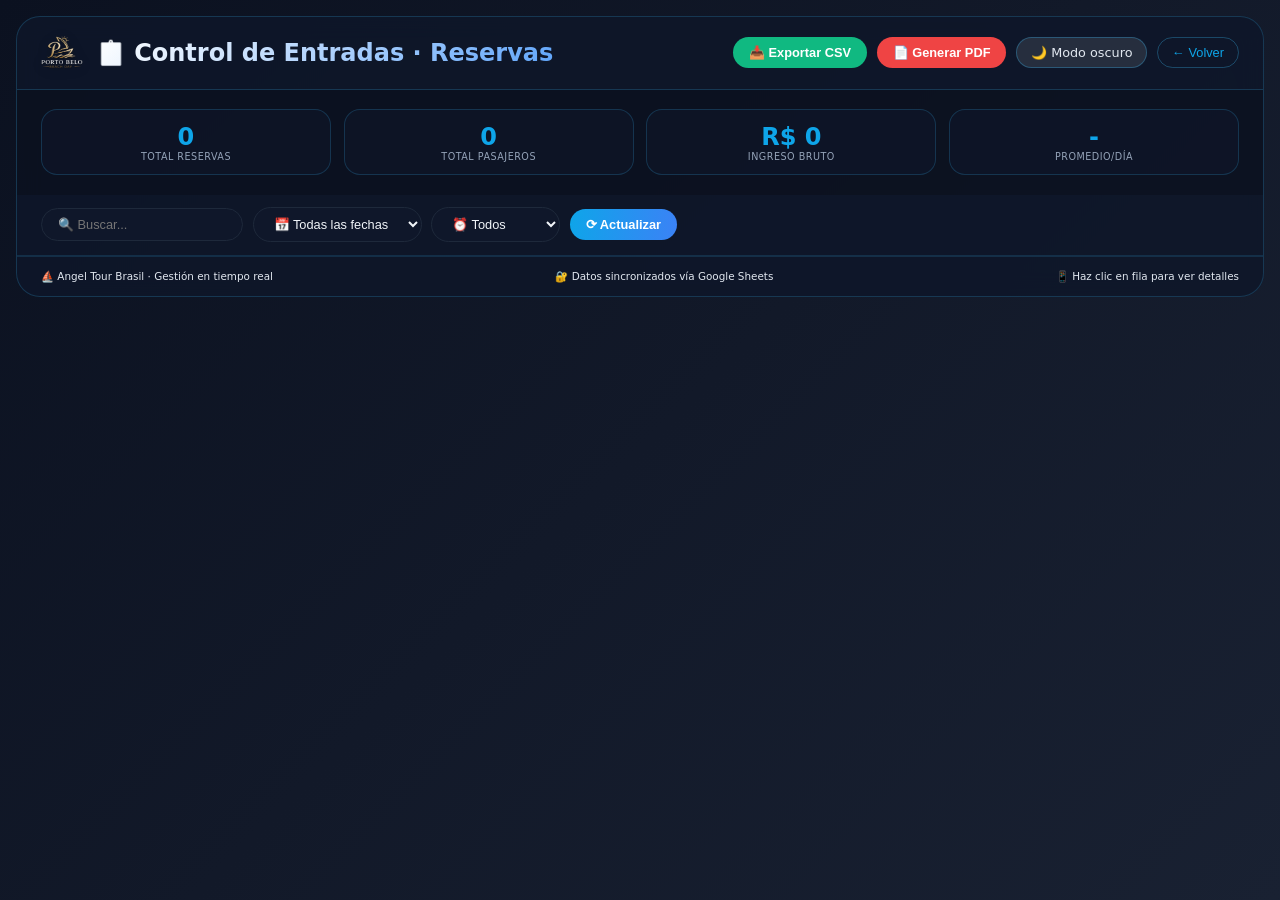
<file: reservas.html>
<!DOCTYPE html>
<html lang="es">
<head>
    <meta charset="UTF-8">
    <meta name="viewport" content="width=device-width, initial-scale=1.0, viewport-fit=cover">
    <title>Angel Tour Brasil | Panel de Control - Reservas</title>
    <style>
        * {
            margin: 0;
            padding: 0;
            box-sizing: border-box;
        }

        body {
            font-family: 'Poppins', system-ui, -apple-system, 'Segoe UI', Roboto, sans-serif;
            background: linear-gradient(135deg, #0B1120 0%, #192132 100%);
            min-height: 100vh;
            padding: 16px;
            color: #E2E8F0;
            transition: background 0.3s ease;
            overflow-x: hidden;
        }

        body.light-mode {
            background: linear-gradient(135deg, #F8FAFC 0%, #E2E8F0 100%);
            color: #0F172A;
        }

        body.light-mode .dashboard-container {
            background: rgba(255, 255, 255, 0.95);
            border: 1px solid rgba(14, 165, 233, 0.3);
        }

        body.light-mode .stats-card,
        body.light-mode .filter-bar,
        body.light-mode table th,
        body.light-mode .entry-row,
        body.light-mode .search-input,
        body.light-mode .filter-select {
            background: #FFFFFF;
            border-color: #E2E8F0;
            color: #1E293B;
        }

        body.light-mode .detail-modal .modal-content {
            background: white;
            color: #0f172a;
        }

        body.light-mode .detail-field {
            background: #f1f5f9;
        }

        .dashboard-container {
            max-width: 1400px;
            margin: 0 auto;
            background: rgba(15, 23, 42, 0.85);
            backdrop-filter: blur(12px);
            border-radius: 1.5rem;
            border: 1px solid rgba(56, 189, 248, 0.2);
            overflow: hidden;
        }

        .dashboard-header {
            padding: 1.2rem 1.5rem;
            border-bottom: 1px solid rgba(56, 189, 248, 0.2);
            display: flex;
            justify-content: space-between;
            align-items: center;
            flex-wrap: wrap;
            gap: 1rem;
        }

        .title-section {
            display: flex;
            align-items: center;
            gap: 0.8rem;
        }

        .logo-small {
            width: 42px;
            height: auto;
            filter: drop-shadow(0 2px 6px rgba(0, 0, 0, 0.2));
        }

        h1 {
            font-size: 1.5rem;
            font-weight: 700;
            background: linear-gradient(135deg, #FFFFFF, #60A5FA);
            background-clip: text;
            -webkit-background-clip: text;
            color: transparent;
        }

        .theme-toggle,
        .btn-back {
            background: rgba(255, 255, 255, 0.1);
            border: 1px solid rgba(56, 189, 248, 0.3);
            border-radius: 40px;
            padding: 6px 14px;
            cursor: pointer;
            display: inline-flex;
            align-items: center;
            gap: 6px;
            transition: all 0.2s;
            font-size: 0.8rem;
        }

        .btn-back {
            color: #0EA5E9;
            background: transparent;
        }

        .stats-grid {
            display: grid;
            grid-template-columns: repeat(4, 1fr);
            gap: 0.8rem;
            padding: 1.2rem 1.5rem;
            background: rgba(0, 0, 0, 0.2);
        }

        .stats-card {
            background: rgba(15, 23, 42, 0.6);
            border-radius: 1rem;
            padding: 0.8rem;
            text-align: center;
            border: 1px solid rgba(56, 189, 248, 0.2);
        }

        .stats-number {
            font-size: 1.5rem;
            font-weight: 800;
            color: #0EA5E9;
        }

        .stats-label {
            font-size: 0.6rem;
            text-transform: uppercase;
            letter-spacing: 0.5px;
            color: #94A3B8;
        }

        .filter-bar {
            padding: 0.8rem 1.5rem;
            display: flex;
            gap: 0.6rem;
            flex-wrap: wrap;
            align-items: center;
            border-bottom: 1px solid rgba(56, 189, 248, 0.15);
        }

        .search-input,
        .filter-select {
            background: #0F172A;
            border: 1.5px solid #1E293B;
            border-radius: 2rem;
            padding: 0.5rem 1rem;
            color: #F1F5F9;
            outline: none;
            font-size: 0.8rem;
        }

        .btn-refresh {
            background: linear-gradient(95deg, #0EA5E9, #3B82F6);
            border: none;
            padding: 0.5rem 1rem;
            border-radius: 2rem;
            font-weight: 600;
            color: white;
            cursor: pointer;
            font-size: 0.8rem;
        }

        .btn-export {
            background: #10b981;
            border: none;
            padding: 0.5rem 1rem;
            border-radius: 2rem;
            font-weight: 600;
            color: white;
            cursor: pointer;
            font-size: 0.8rem;
            display: inline-flex;
            align-items: center;
            gap: 0.4rem;
        }

        .btn-pdf {
            background: #ef4444;
            border: none;
            padding: 0.5rem 1rem;
            border-radius: 2rem;
            font-weight: 600;
            color: white;
            cursor: pointer;
            font-size: 0.8rem;
            display: inline-flex;
            align-items: center;
            gap: 0.4rem;
        }

        .btn-pdf:hover {
            background: #dc2626;
            transform: translateY(-2px);
        }

        .btn-export:hover {
            background: #059669;
            transform: translateY(-2px);
        }

        .table-wrapper {
            overflow-x: auto;
            overflow-y: auto;
            max-height: 55vh;
            margin: 0;
            scrollbar-width: thin;
        }

        table {
            width: 100%;
            border-collapse: collapse;
            font-size: 0.8rem;
            min-width: 750px;
        }

        th {
            text-align: left;
            padding: 0.8rem 0.5rem;
            background: rgba(14, 165, 233, 0.15);
            position: sticky;
            top: 0;
            font-size: 0.65rem;
            text-transform: uppercase;
            backdrop-filter: blur(8px);
            z-index: 10;
            white-space: nowrap;
        }

        td {
            padding: 0.7rem 0.5rem;
            border-bottom: 1px solid rgba(56, 189, 248, 0.1);
            vertical-align: middle;
        }

        .email-cell {
            max-width: 85px;
            white-space: nowrap;
            overflow: hidden;
            text-overflow: ellipsis;
        }

        .entry-row {
            cursor: pointer;
            transition: background 0.2s;
        }

        .entry-row:hover {
            background: rgba(14, 165, 233, 0.1);
        }

        .badge {
            background: #1E293B;
            border-radius: 20px;
            padding: 0.15rem 0.45rem;
            font-size: 0.7rem;
            display: inline-block;
            font-family: monospace;
        }

        .empty-state {
            text-align: center;
            padding: 2rem;
            color: #64748B;
        }

        .footer-panel {
            padding: 0.8rem 1.5rem;
            border-top: 1px solid rgba(56, 189, 248, 0.15);
            display: flex;
            justify-content: space-between;
            font-size: 0.65rem;
            flex-wrap: wrap;
            gap: 0.5rem;
        }

        .spinner-circle-sm {
            width: 36px;
            height: 36px;
            border: 3px solid #1E293B;
            border-top-color: #0EA5E9;
            border-radius: 50%;
            animation: spin 0.7s linear infinite;
            margin: 0 auto;
        }

        @keyframes spin {
            to {
                transform: rotate(360deg);
            }
        }

        .detail-modal,
        .edit-modal {
            display: none;
            position: fixed;
            z-index: 1000;
            left: 0;
            top: 0;
            width: 100%;
            height: 100%;
            background-color: rgba(0, 0, 0, 0.8);
            backdrop-filter: blur(5px);
            align-items: center;
            justify-content: center;
        }

        .detail-modal .modal-content,
        .edit-modal .modal-content {
            background: #1e293b;
            border-radius: 1.2rem;
            max-width: 500px;
            width: 90%;
            border: 1px solid #0ea5e9;
            max-height: 80vh;
            overflow-y: auto;
            scrollbar-width: thin;
        }

        .detail-modal .modal-content {
            padding: 0;
        }

        .edit-modal .modal-content {
            padding: 1.2rem;
        }

        .modal-header {
            background: linear-gradient(135deg, #0ea5e9, #3b82f6);
            padding: 1rem 1.2rem;
            border-radius: 1.2rem 1.2rem 0 0;
            display: flex;
            justify-content: space-between;
            align-items: center;
            position: sticky;
            top: 0;
            z-index: 20;
        }

        .modal-header h3 {
            color: white;
            font-size: 1.2rem;
            display: flex;
            align-items: center;
            gap: 0.5rem;
        }

        .close-modal {
            background: rgba(255, 255, 255, 0.2);
            border: none;
            color: white;
            font-size: 1.3rem;
            cursor: pointer;
            width: 28px;
            height: 28px;
            border-radius: 50%;
            display: flex;
            align-items: center;
            justify-content: center;
        }

        .modal-body {
            padding: 1.2rem;
        }

        .detail-field {
            background: #0f172a;
            border-radius: 0.7rem;
            padding: 0.7rem;
            margin-bottom: 0.7rem;
        }

        .detail-label {
            font-size: 0.6rem;
            text-transform: uppercase;
            letter-spacing: 0.5px;
            color: #94a3b8;
            display: block;
        }

        .detail-value {
            font-size: 0.95rem;
            font-weight: 600;
            color: #f1f5f9;
            margin-top: 0.2rem;
            word-break: break-word;
        }

        body.light-mode .detail-value {
            color: #0f172a;
        }

        .detail-value.id-value {
            color: #0ea5e9;
            font-family: monospace;
        }

        .modal-buttons {
            display: flex;
            gap: 0.8rem;
            margin-top: 1.2rem;
            flex-wrap: wrap;
        }

        .btn-modal-edit,
        .btn-modal-whatsapp {
            flex: 1;
            padding: 0.7rem;
            border-radius: 2rem;
            border: none;
            font-weight: 600;
            cursor: pointer;
            display: flex;
            align-items: center;
            justify-content: center;
            gap: 0.5rem;
            font-size: 0.85rem;
        }

        .btn-modal-edit {
            background: #f59e0b;
            color: white;
        }

        .btn-modal-whatsapp {
            background: #25D366;
            color: white;
        }

        .edit-modal input,
        .edit-modal select {
            width: 100%;
            padding: 0.6rem;
            margin-bottom: 0.8rem;
            border-radius: 0.7rem;
            border: 1px solid #334155;
            background: #0f172a;
            color: #f1f5f9;
        }

        body.light-mode .edit-modal input,
        body.light-mode .edit-modal select {
            background: #f1f5f9;
            color: #0f172a;
            border-color: #cbd5e1;
        }

        .edit-buttons {
            display: flex;
            gap: 0.8rem;
            justify-content: flex-end;
            margin-top: 1rem;
        }

        .btn-save {
            background: #0ea5e9;
            color: white;
            padding: 0.5rem 1rem;
            border-radius: 2rem;
            border: none;
            cursor: pointer;
        }

        .btn-cancel {
            background: #475569;
            color: white;
            padding: 0.5rem 1rem;
            border-radius: 2rem;
            border: none;
            cursor: pointer;
        }

        td:nth-child(7),
        td:nth-child(8),
        td:nth-child(9),
        td:nth-child(10) {
            text-align: center;
        }

        th:nth-child(7),
        th:nth-child(8),
        th:nth-child(9),
        th:nth-child(10) {
            text-align: center;
        }

        @media (max-width: 768px) {
            body { padding: 10px; }
            .stats-grid { grid-template-columns: repeat(2, 1fr); gap: 0.6rem; padding: 1rem; }
            .stats-number { font-size: 1.2rem; }
            .dashboard-header { padding: 1rem; }
            h1 { font-size: 1.2rem; }
            .logo-small { width: 32px; }
            .filter-bar { padding: 0.8rem 1rem; }
            .search-input, .filter-select, .btn-refresh, .btn-export, .btn-pdf { font-size: 0.7rem; padding: 0.4rem 0.8rem; }
            th, td { padding: 0.5rem 0.4rem; font-size: 0.7rem; }
            .badge { font-size: 0.6rem; }
            .footer-panel { flex-direction: column; text-align: center; padding: 0.8rem 1rem; }
        }

        @media (max-width: 480px) {
            .stats-grid { grid-template-columns: repeat(2, 1fr); }
            .filter-bar { flex-direction: column; align-items: stretch; }
            .search-input, .filter-select, .btn-refresh, .btn-export, .btn-pdf { width: 100%; }
            .theme-toggle, .btn-back { padding: 5px 10px; font-size: 0.7rem; }
        }
    </style>
</head>
<body>
    <div class="dashboard-container">
        <div class="dashboard-header">
            <div class="title-section">
                <img src="https://sebagsc2020.github.io/angeltourbrasil/images/logoangel.png" alt="Logo" class="logo-small">
                <h1>📋 Control de Entradas · Reservas</h1>
            </div>
            <div style="display: flex; gap: 0.6rem; flex-wrap: wrap;">
                <button class="btn-export" id="exportBtn">📥 Exportar CSV</button>
                <button class="btn-pdf" id="pdfBtn">📄 Generar PDF</button>
                <div class="theme-toggle" id="themeToggleDashboard">🌙 Modo oscuro</div>
                <button class="btn-back" id="backToFormBtn">← Volver</button>
            </div>
        </div>

        <div class="stats-grid">
            <div class="stats-card">
                <div class="stats-number" id="totalReservas">0</div>
                <div class="stats-label">Total reservas</div>
            </div>
            <div class="stats-card">
                <div class="stats-number" id="totalPasajeros">0</div>
                <div class="stats-label">Total Pasajeros</div>
            </div>
            <div class="stats-card">
                <div class="stats-number" id="ingresoTotal">R$ 0</div>
                <div class="stats-label">Ingreso bruto</div>
            </div>
            <div class="stats-card">
                <div class="stats-number" id="promedioPorDia">-</div>
                <div class="stats-label">Promedio/día</div>
            </div>
        </div>

        <div class="filter-bar">
            <input type="text" id="searchInput" class="search-input" placeholder="🔍 Buscar...">
            <select id="dateFilter" class="filter-select">
                <option value="">📅 Todas las fechas</option>
            </select>
            <select id="horarioFilter" class="filter-select">
                <option value="">⏰ Todos</option>
                <option value="Mañana 9:30 Hs">Mañana 9:30</option>
                <option value="Media Mañana 11:10 Hs">Media 11:10</option>
                <option value="Tarde 13:10 Hs">Tarde 13:10</option>
            </select>
            <button id="refreshBtn" class="btn-refresh">⟳ Actualizar</button>
        </div>

        <div class="table-wrapper">
            <div id="tableSpinner" style="text-align:center; padding:2rem;">
                <div class="spinner-circle-sm"></div>
                <p style="margin-top: 8px;">Cargando reservas...</p>
            </div>
            <table id="reservasTable" style="display:none;">
                <thead>
                    <tr>
                        <th>ID</th>
                        <th>Fecha</th>
                        <th>Nombre</th>
                        <th>Empresa</th>
                        <th>Email</th>
                        <th>Hora</th>
                        <th>Ad.</th>
                        <th>Men.</th>
                        <th>Cort.</th>
                        <th>Total</th>
                        <th>Valor</th>
                    </tr>
                </thead>
                <tbody id="tableBody"></tbody>
            </table>
            <div id="emptyMessage" class="empty-state" style="display:none;">✨ No se encontraron reservas.</div>
        </div>

        <div class="footer-panel">
            <span>⛵ Angel Tour Brasil · Gestión en tiempo real</span>
            <span>🔐 Datos sincronizados vía Google Sheets</span>
            <span>📱 Haz clic en fila para ver detalles</span>
        </div>
    </div>

    <div id="detailModal" class="detail-modal">
        <div class="modal-content">
            <div class="modal-header">
                <h3>📋 Detalles de la Reserva</h3>
                <button class="close-modal" id="closeDetailModalBtn">✕</button>
            </div>
            <div class="modal-body" id="detailModalBody"></div>
        </div>
    </div>

    <div id="editModal" class="edit-modal">
        <div class="modal-content">
            <h3>✏️ Editar Reserva</h3>
            <input type="hidden" id="editId">
            <label>📅 Fecha:</label>
            <input type="date" id="editFecha">
            <label>👤 Nombre Completo:</label>
            <input type="text" id="editNombre">
            <label>🏢 Empresa:</label>
            <input type="text" id="editEmpresa">
            <label>✉️ Email:</label>
            <input type="email" id="editEmail">
            <label>⏰ Horario:</label>
            <select id="editHorario">
                <option value="Mañana 9:30 Hs">Mañana 9:30</option>
                <option value="Media Mañana 11:10 Hs">Media 11:10</option>
                <option value="Tarde 13:10 Hs">Tarde 13:10</option>
            </select>
            <label>👥 Adultos (R$ 85,00):</label>
            <input type="number" id="editAdultos" min="0">
            <label>🧒 Menores (R$ 42,50):</label>
            <input type="number" id="editMenores" min="0">
            <label>🎁 Cortesía:</label>
            <input type="number" id="editCortesia" min="0">
            <div class="edit-buttons">
                <button class="btn-cancel" id="closeEditModalBtn">Cancelar</button>
                <button class="btn-save" id="saveEditBtn">Guardar</button>
            </div>
        </div>
    </div>

    <script>
        const SCRIPT_URL = 'https://script.google.com/macros/s/AKfycbzIuHlt70U_4ShGAhah5Y23wCGVX8F8s611iZVjY2eV6zV4BJ_9CUJsivoexQzQ2JaZgA/exec';
        const PDF_GENERATOR_URL = 'https://sebagsc2020.github.io/angeltourbrasil/generar-pdf.html';
        
        let reservasData = [];
        let filteredData = [];

        const tableBody = document.getElementById('tableBody');
        const tableEl = document.getElementById('reservasTable');
        const tableSpinner = document.getElementById('tableSpinner');
        const emptyMsg = document.getElementById('emptyMessage');
        const searchInput = document.getElementById('searchInput');
        const dateFilter = document.getElementById('dateFilter');
        const horarioFilter = document.getElementById('horarioFilter');
        const refreshBtn = document.getElementById('refreshBtn');
        const backBtn = document.getElementById('backToFormBtn');
        const exportBtn = document.getElementById('exportBtn');
        const pdfBtn = document.getElementById('pdfBtn');
        const detailModal = document.getElementById('detailModal');
        const editModal = document.getElementById('editModal');
        let currentReserva = null;

        function truncateEmail(email) {
            if (!email) return '—';
            if (email.length <= 5) return email;
            return email.substring(0, 5) + '...';
        }

        function formatDisplayDate(fechaValue) {
            if (!fechaValue) return '';
            try {
                const date = new Date(fechaValue);
                if (!isNaN(date.getTime())) return date.toLocaleDateString('es-AR');
            } catch (e) { }
            return fechaValue.split('T')[0] || fechaValue;
        }

        function extractHour(horario) {
            if (!horario) return '—';
            const match = horario.match(/(\d{1,2}:\d{2})/);
            return match ? match[1] : '—';
        }

        async function loadReservas() {
            tableSpinner.style.display = 'block';
            tableEl.style.display = 'none';
            emptyMsg.style.display = 'none';
            try {
                const response = await fetch(SCRIPT_URL, { method: 'GET', mode: 'cors' });
                if (!response.ok) throw new Error(`HTTP ${response.status}`);
                const result = await response.json();
                if (result && result.success && Array.isArray(result.data)) {
                    reservasData = result.data.map(row => ({
                        id: row.ID || '',
                        fechaDisplay: formatDisplayDate(row["Fecha del Paseo"]),
                        nombre: row["Nombre Completo"] || '',
                        empresa: row.Empresa || '',
                        email: row.Email || '',
                        horario: row.H_Ref || '',
                        hora: extractHour(row.H_Ref),
                        adultos: parseInt(row.Adultos) || 0,
                        menores: parseInt(row["Menores 6/11"]) || 0,
                        cortesia: parseInt(row.Cortesía) || 0,
                        totalPasajeros: (parseInt(row.Adultos) || 0) + (parseInt(row["Menores 6/11"]) || 0) + (parseInt(row.Cortesía) || 0),
                        totalPagantesRaw: row["Total Pagantes"] || '0 pagantes',
                        valorTotalRaw: row["R$ Total"] || 'R$ 0,00',
                        fechaRaw: row["Fecha del Paseo"] || ''
                    }));
                    reservasData.sort((a, b) => (b.fechaRaw || '').localeCompare(a.fechaRaw || ''));
                    updateDateFilter();
                    applyFilters();
                    updateStats();
                } else throw new Error('Invalid format');
            } catch (err) {
                console.error(err);
                tableSpinner.innerHTML = `<div class="empty-state">⚠️ Error al cargar.<br><button class="btn-refresh" id="retryLoad">Reintentar</button></div>`;
                document.getElementById('retryLoad')?.addEventListener('click', loadReservas);
                return;
            } finally {
                tableSpinner.style.display = 'none';
            }
        }

        function updateDateFilter() {
            const fechas = [...new Set(reservasData.map(r => r.fechaDisplay).filter(f => f))];
            dateFilter.innerHTML = '<option value="">📅 Todas las fechas</option>';
            fechas.sort().reverse().forEach(f => {
                const opt = document.createElement('option');
                opt.value = f;
                opt.textContent = f;
                dateFilter.appendChild(opt);
            });
        }

        function applyFilters() {
            const texto = searchInput.value.toLowerCase();
            const fechaSel = dateFilter.value;
            const horarioSel = horarioFilter.value;
            filteredData = reservasData.filter(r =>
                (!fechaSel || r.fechaDisplay === fechaSel) &&
                (!horarioSel || r.horario === horarioSel) &&
                (!texto || r.nombre.toLowerCase().includes(texto) || r.email.toLowerCase().includes(texto) || r.empresa.toLowerCase().includes(texto))
            );
            renderTable();
        }

        function showDetailModal(reserva) {
            currentReserva = reserva;
            const modalBody = document.getElementById('detailModalBody');
            modalBody.innerHTML = `
                <div class="detail-field"><span class="detail-label">🎫 ID</span><span class="detail-value id-value">${escapeHtml(reserva.id)}</span></div>
                <div class="detail-field"><span class="detail-label">📅 Fecha</span><span class="detail-value">${escapeHtml(reserva.fechaDisplay)}</span></div>
                <div class="detail-field"><span class="detail-label">👤 Nombre</span><span class="detail-value">${escapeHtml(reserva.nombre)}</span></div>
                <div class="detail-field"><span class="detail-label">🏢 Empresa</span><span class="detail-value">${escapeHtml(reserva.empresa) || '—'}</span></div>
                <div class="detail-field"><span class="detail-label">✉️ Email</span><span class="detail-value">${escapeHtml(reserva.email)}</span></div>
                <div class="detail-field"><span class="detail-label">⏰ Horario</span><span class="detail-value">${escapeHtml(reserva.horario)}</span></div>
                <div class="detail-field"><span class="detail-label">👥 Adultos</span><span class="detail-value">${reserva.adultos} x R$ 85,00</span></div>
                <div class="detail-field"><span class="detail-label">🧒 Menores</span><span class="detail-value">${reserva.menores} x R$ 42,50</span></div>
                <div class="detail-field"><span class="detail-label">🎁 Cortesía</span><span class="detail-value">${reserva.cortesia}</span></div>
                <div class="detail-field"><span class="detail-label">💰 Valor Total</span><span class="detail-value" style="color:#0ea5e9; font-size:1.2rem;">${escapeHtml(reserva.valorTotalRaw)}</span></div>
                <div class="detail-field"><span class="detail-label">👥 Total Pasajeros</span><span class="detail-value">${reserva.totalPasajeros}</span></div>
                <div class="modal-buttons">
                    <button class="btn-modal-edit" id="modalEditBtn">✏️ Editar</button>
                    <button class="btn-modal-whatsapp" id="modalWhatsappBtn">📱 WhatsApp</button>
                </div>
            `;
            document.getElementById('modalEditBtn').onclick = () => {
                detailModal.style.display = 'none';
                openEditModal(currentReserva);
            };
            document.getElementById('modalWhatsappBtn').onclick = () => shareWhatsApp(currentReserva);
            detailModal.style.display = 'flex';
            document.body.style.overflow = 'hidden';
        }

        function closeDetailModal() {
            detailModal.style.display = 'none';
            document.body.style.overflow = '';
        }

        function shareWhatsApp(reserva) {
            const msg = `🚤 ANGEL TOUR BRASIL 🚤\n\n✅ RESERVA CONFIRMADA\n🎫 ID: ${reserva.id}\n📅 Fecha: ${reserva.fechaDisplay}\n👤 ${reserva.nombre}\n🏢 ${reserva.empresa || '—'}\n✉️ ${reserva.email}\n⏰ ${reserva.horario}\n👥 Adultos: ${reserva.adultos}\n🧒 Menores: ${reserva.menores}\n🎁 Cortesía: ${reserva.cortesia}\n💰 Total: ${reserva.valorTotalRaw}\n👥 Pasajeros: ${reserva.totalPasajeros}\n\n¡Gracias por confiar en Angel Tour Brasil! ⛵`;
            window.open(`https://wa.me/?text=${encodeURIComponent(msg)}`, '_blank');
        }

        function openEditModal(reserva) {
            currentReserva = reserva;
            document.getElementById('editId').value = reserva.id;
            document.getElementById('editFecha').value = reserva.fechaRaw ? reserva.fechaRaw.split('T')[0] : '';
            document.getElementById('editNombre').value = reserva.nombre;
            document.getElementById('editEmpresa').value = reserva.empresa;
            document.getElementById('editEmail').value = reserva.email;
            document.getElementById('editHorario').value = reserva.horario;
            document.getElementById('editAdultos').value = reserva.adultos;
            document.getElementById('editMenores').value = reserva.menores;
            document.getElementById('editCortesia').value = reserva.cortesia;
            editModal.style.display = 'flex';
            document.body.style.overflow = 'hidden';
        }

        function closeEditModal() {
            editModal.style.display = 'none';
            document.body.style.overflow = '';
        }

        async function saveEdit() {
            if (!currentReserva) return;
            const updated = {
                id: document.getElementById('editId').value,
                fecha: document.getElementById('editFecha').value,
                nombre: document.getElementById('editNombre').value,
                empresa: document.getElementById('editEmpresa').value,
                email: document.getElementById('editEmail').value,
                horario: document.getElementById('editHorario').value,
                adultos: parseInt(document.getElementById('editAdultos').value) || 0,
                menores: parseInt(document.getElementById('editMenores').value) || 0,
                cortesia: parseInt(document.getElementById('editCortesia').value) || 0
            };
            const total = (updated.adultos * 85) + (updated.menores * 42.5);
            const totalPasajeros = updated.adultos + updated.menores + updated.cortesia;
            updated.valorTotal = total.toLocaleString('pt-BR', { style: 'currency', currency: 'BRL' });
            updated.totalPagantes = `${totalPasajeros} pasajero${totalPasajeros !== 1 ? 's' : ''}`;
            try {
                const formData = new FormData();
                formData.append('action', 'update');
                formData.append('id', updated.id);
                formData.append('fecha', updated.fecha);
                formData.append('nombre', updated.nombre);
                formData.append('empresa', updated.empresa);
                formData.append('email', updated.email);
                formData.append('horario', updated.horario);
                formData.append('adultos', updated.adultos);
                formData.append('menores', updated.menores);
                formData.append('cortesia', updated.cortesia);
                formData.append('valorTotal', updated.valorTotal);
                formData.append('totalPagantes', updated.totalPagantes);
                await fetch(SCRIPT_URL, { method: 'POST', mode: 'no-cors', body: formData });
                closeEditModal();
                await loadReservas();
                showToast('✅ Reserva actualizada');
            } catch (error) {
                alert('Error al guardar');
            }
        }

        function exportToCSV() {
            if (!reservasData.length) return showToast('⚠️ Sin datos');
            const headers = ['ID', 'Fecha', 'Nombre', 'Empresa', 'Email', 'Horario', 'Adultos', 'Menores', 'Cortesía', 'Total Pasajeros', 'Valor Total'];
            const rows = reservasData.map(r => [r.id, r.fechaDisplay, r.nombre, r.empresa, r.email, r.horario, r.adultos, r.menores, r.cortesia, r.totalPasajeros, r.valorTotalRaw]);
            const csv = [headers, ...rows].map(row => row.map(c => typeof c === 'string' && (c.includes(',') || c.includes('"')) ? `"${c.replace(/"/g, '""')}"` : c).join(',')).join('\n');
            const link = document.createElement('a');
            link.href = URL.createObjectURL(new Blob(['\uFEFF' + csv], { type: 'text/csv' }));
            link.download = `angeltour_${new Date().toISOString().split('T')[0]}.csv`;
            link.click();
            URL.revokeObjectURL(link.href);
            showToast('📥 Exportado');
        }

        // Función corregida para generar PDF
        function generarPDFExterno() {
            console.log('📄 Generando PDF...');
            
            const datosParaExportar = filteredData.length > 0 ? filteredData : reservasData;
            
            if (datosParaExportar.length === 0) {
                showToast('⚠️ No hay datos para generar PDF');
                return;
            }
            
            console.log(`📊 Exportando ${datosParaExportar.length} reservas`);
            
            // Transformar los datos
            const reservasAdaptadas = datosParaExportar.map(reserva => ({
                id: reserva.id,
                nombre: reserva.nombre,
                telefono: '',
                personas: reserva.totalPasajeros,
                estado: 'confirmado',
                lugar: reserva.horario || 'No especificado',
                excursionesLista: ['Paseo en Barco - Angel Tour Brasil'],
                empresa: reserva.empresa,
                email: reserva.email,
                fecha: reserva.fechaDisplay,
                horario: reserva.horario,
                valorTotal: reserva.valorTotalRaw
            }));
            
            // Guardar en localStorage
            localStorage.setItem('reservasFiltradasPDF', JSON.stringify(reservasAdaptadas));
            localStorage.setItem('filtroExcursionPDF', 'ANGEL TOUR BRASIL - RESERVAS');
            
            // Verificar que se guardó correctamente
            const verificar = localStorage.getItem('reservasFiltradasPDF');
            if (!verificar) {
                showToast('❌ Error al guardar datos');
                return;
            }
            
            console.log('✅ Datos guardados en localStorage');
            
            // Abrir nueva ventana con el generador PDF
            try {
                const nuevaVentana = window.open(PDF_GENERATOR_URL, '_blank');
                if (!nuevaVentana) {
                    showToast('❌ Pop-up bloqueado. Permite ventanas emergentes para este sitio.');
                } else {
                    showToast('📄 Abriendo generador de PDF...');
                }
            } catch (error) {
                console.error('Error al abrir ventana:', error);
                showToast('❌ Error al abrir el generador');
            }
        }

        function showToast(msg) {
            const div = document.createElement('div');
            div.textContent = msg;
            div.style.cssText = 'position:fixed; bottom:20px; left:50%; transform:translateX(-50%); background:#0ea5e9; color:white; padding:0.6rem 1.2rem; border-radius:2rem; z-index:9999; font-weight:600; font-size:0.8rem';
            document.body.appendChild(div);
            setTimeout(() => div.remove(), 3000);
        }

        function renderTable() {
            if (!filteredData.length) {
                tableEl.style.display = 'none';
                emptyMsg.style.display = 'block';
                return;
            }
            tableEl.style.display = 'table';
            emptyMsg.style.display = 'none';
            tableBody.innerHTML = filteredData.map(r => `
                <tr class="entry-row" onclick='window.showDetailModalFromGlobal(${JSON.stringify(r).replace(/'/g, "&#39;")})'>
                    <td><span class="badge">${escapeHtml(r.id)}</span></td>
                    <td>${escapeHtml(r.fechaDisplay)}</td>
                    <td><strong>${escapeHtml(r.nombre)}</strong></td>
                    <td>${escapeHtml(r.empresa)}</td>
                    <td class="email-cell" title="${escapeHtml(r.email)}">${escapeHtml(truncateEmail(r.email))}</td>
                    <td>${escapeHtml(r.hora)}</td>
                    <td style="text-align:center">${r.adultos}</td>
                    <td style="text-align:center">${r.menores}</td>
                    <td style="text-align:center">${r.cortesia}</td>
                    <td style="text-align:center">${r.totalPasajeros}</td>
                    <td style="color:#0EA5E9;">${escapeHtml(r.valorTotalRaw)}</td>
                </table>
            `).join('');
        }

        window.showDetailModalFromGlobal = function(reserva) {
            showDetailModal(reserva);
        };

        function escapeHtml(s) {
            if (!s) return '';
            return s.replace(/[&<>]/g, m => m === '&' ? '&amp;' : m === '<' ? '&lt;' : '&gt;');
        }

        function updateStats() {
            const totalReservas = reservasData.length;
            let totalPasajeros = 0;
            let totalIngreso = 0;
            
            reservasData.forEach(r => {
                totalPasajeros += (r.adultos + r.menores + r.cortesia);
                let valor = parseFloat((r.valorTotalRaw || '').replace('R$', '').replace(/\./g, '').replace(',', '.').trim());
                if (isNaN(valor)) valor = (r.adultos * 85) + (r.menores * 42.5);
                totalIngreso += valor;
            });
            
            document.getElementById('totalReservas').innerText = totalReservas;
            document.getElementById('totalPasajeros').innerText = totalPasajeros;
            document.getElementById('ingresoTotal').innerText = totalIngreso.toLocaleString('pt-BR', { style: 'currency', currency: 'BRL' });
            
            const dias = [...new Set(reservasData.map(r => r.fechaDisplay).filter(f => f))].length;
            const promedio = dias > 0 ? totalIngreso / dias : 0;
            document.getElementById('promedioPorDia').innerText = promedio.toLocaleString('pt-BR', { style: 'currency', currency: 'BRL' });
        }

        // Event listeners
        searchInput.addEventListener('input', applyFilters);
        dateFilter.addEventListener('change', applyFilters);
        horarioFilter.addEventListener('change', applyFilters);
        refreshBtn.addEventListener('click', loadReservas);
        backBtn.addEventListener('click', () => window.location.href = 'https://sebagsc2020.github.io/angeltourbrasil/index.html');
        exportBtn.addEventListener('click', exportToCSV);
        
        // Asegurar que el botón PDF tiene el evento correcto
        if (pdfBtn) {
            pdfBtn.addEventListener('click', function(e) {
                e.preventDefault();
                e.stopPropagation();
                generarPDFExterno();
            });
        }
        
        document.getElementById('closeDetailModalBtn').onclick = closeDetailModal;
        document.getElementById('closeEditModalBtn').onclick = closeEditModal;
        document.getElementById('saveEditBtn').onclick = saveEdit;
        
        window.onclick = (e) => {
            if (e.target === detailModal) closeDetailModal();
            if (e.target === editModal) closeEditModal();
        };

        function toggleTheme() {
            document.body.classList.toggle('light-mode');
            localStorage.setItem('theme', document.body.classList.contains('light-mode') ? 'light' : 'dark');
        }
        document.getElementById('themeToggleDashboard').addEventListener('click', toggleTheme);
        if (localStorage.getItem('theme') === 'light') document.body.classList.add('light-mode');

        loadReservas();
    </script>
</body>
</html>
</file>
